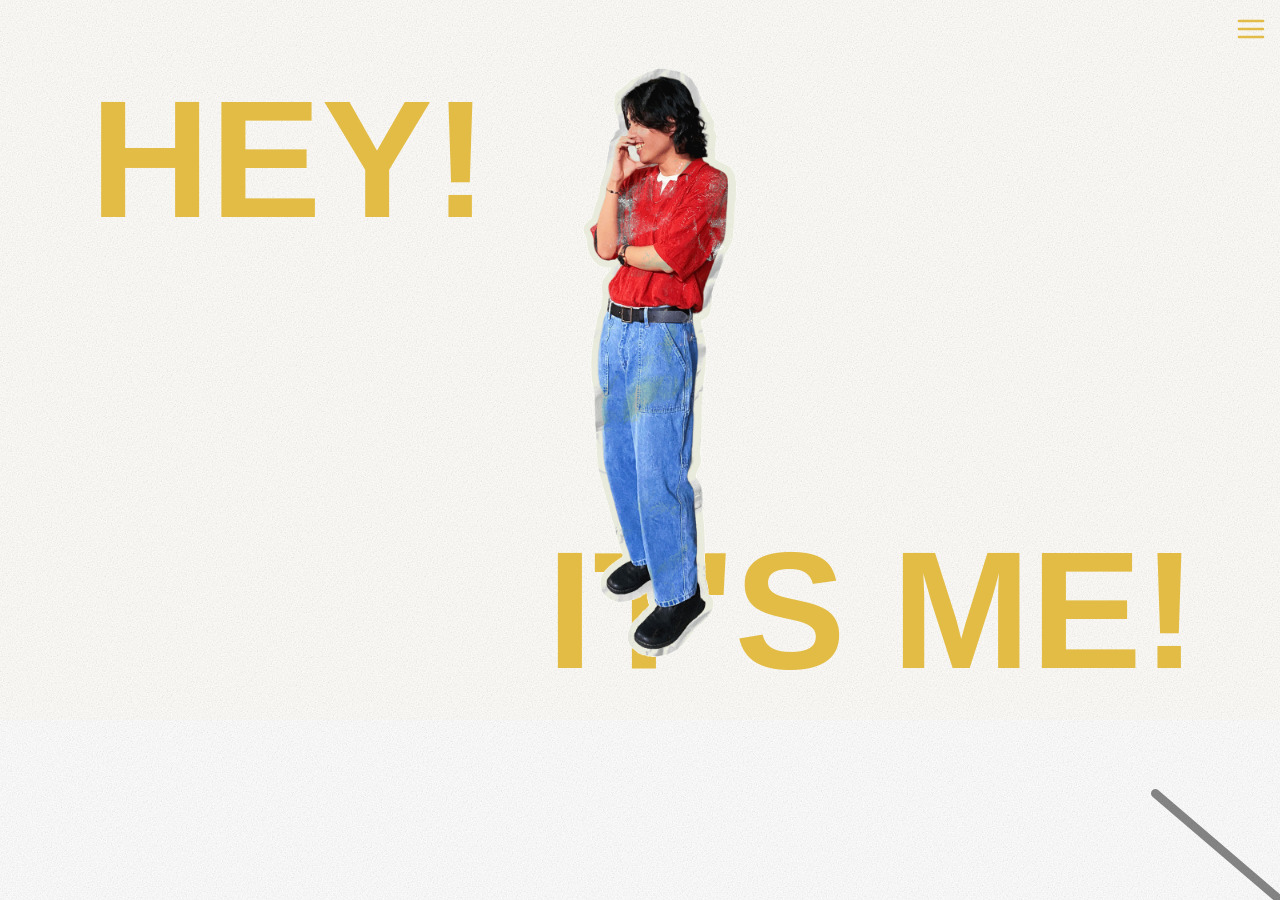
<file: index.html>
<!DOCTYPE html>
<html lang="ja">
<head>
    <meta charset="UTF-8">
    <meta name="viewport" content="width=device-width, initial-scale=1.0">
    <title>laichieh_lu & his works</title>
    <link rel="stylesheet" href="reset.css">
    <link rel="stylesheet" href="index.css">
    <script src="index.js" defer></script>
    <link rel="preconnect" href="https://fonts.googleapis.com">
    <link rel="preconnect" href="https://fonts.gstatic.com" crossorigin>
    <link href="https://fonts.googleapis.com/css2?family=Chiron+GoRound+TC:wght@200..900&display=swap" rel="stylesheet">
</head>
<body>
    <svg style="position:absolute; width:0; height:0;">
        <filter id="grain">
            <feTurbulence type="fractalNoise" baseFrequency="0.8" numOctaves="3" stitchTiles="stitch"/>
            <feColorMatrix type="saturate" values="0"/>
        </filter>
    </svg>
    <div class="canvas">
        <svg class="menu" xmlns="http://www.w3.org/2000/svg" width="48" height="48" viewBox="0 0 48 48" fill="none">
            <path d="M6 24H42M6 12H42M6 36H42" stroke-width="4" stroke-linecap="round" stroke-linejoin="round"/>
    </svg><!--menu button-->
    <nav class="side-bar">
            <ul class="side-bar-option">
                <li><a href="aboutme.html"><!--關於我的內容-->
                    <div class="side-item" style="flex-direction: column; justify-content: flex-start; align-items: flex-start; display: inline-flex">
                        <p style="font-size:30px; font-family:Helvetica; font-weight: 800; letter-spacing: 1.5px">ABOUT ME</p>
                        <p data-i18n="side-aboutme" style="font-size:16px; font-family:Helvetica; font-weight: 600; letter-spacing: 1.6px">LAIについて</p>
                        <img src='./other/me_banner 1.png'>
                    </div>
                </a></li>
                <li><a href="slime.html"><!--關於我的內容-->
                    <div class="side-item" style="flex-direction: column; justify-content: flex-start; align-items: flex-start; display: inline-flex">
                        <p style="font-size:30px; font-family:Helvetica; font-weight: 800; letter-spacing: 1.5px">SLIME OF FORTUNE</p>
                        <p data-i18n="side-slime" style="font-size:16px; font-family:Helvetica; font-weight: 600; letter-spacing: 1.6px">史萊運轉</p>
                        <img src='./other/slime_banner 1.png'>
                    </div>
                </a></li>
                <li><a href="ice.html"><!--關於我的內容-->
                    <div class="side-item" style="flex-direction: column; justify-content: flex-start; align-items: flex-start; display: inline-flex">
                        <p style="font-size:30px; font-family:Helvetica; font-weight: 800; letter-spacing: 1.5px">BREAK THE ICEBERG</p>
                        <p data-i18n="side-ice" style="font-size:16px; font-family:Helvetica; font-weight: 600; letter-spacing: 1.6px">破冰溝溝GO</p>
                        <img src='./other/icebreak_banner 1.png'>
                    </div>
                </a></li>
                <li><a href="eraser.html"><!--關於我的內容-->
                    <div class="side-item" style="flex-direction: column; justify-content: flex-start; align-items: flex-start; display: inline-flex">
                        <p style="font-size:28px; font-family:Helvetica; font-weight: 800; letter-spacing: 1.5px">ERASER IN THE HEAD</p>
                        <p data-i18n="side-eraser" style="font-size:16px; font-family:Helvetica; font-weight: 600; letter-spacing: 1.6px">脳内消しゴム</p>
                        <img src='./other/eraser_banner 1.png'>
                    </div>
                </a></li>
                <li><a href="toki.html"><!--關於我的內容-->
                    <div class="side-item" style="flex-direction: column; justify-content: flex-start; align-items: flex-start; display: inline-flex">
                        <p style="font-size:30px; font-family:Helvetica; font-weight: 800; letter-spacing: 1.5px">TOKI</p>
                        <p data-i18n="side-toki" style="font-size:16px; font-family:Helvetica; font-weight: 600; letter-spacing: 1.6px">トキ</p>
                        <img src='./other/toki_banner 1.png'>
                    </div>
                </a></li>
                <li><a href="seeyou.html"><!--關於我的內容-->
                    <div class="side-item" style="flex-direction: column; justify-content: flex-start; align-items: flex-start; display: inline-flex">
                        <p style="font-size:30px; font-family:Helvetica; font-weight: 800; letter-spacing: 1.5px">FINAL HOMECOMING</p>
                        <p data-i18n="side-seeyou" style="font-size:16px; font-family:Helvetica; font-weight: 600; letter-spacing: 1.6px">大新街LAST DANCE</p>
                        <img src='./other/lastdance_banner.png'>
                    </div>
                </a></li>
                <li><a href="web.html"><!--關於我的內容-->
                    <div class="side-item" style="flex-direction: column; justify-content: flex-start; align-items: flex-start; display: inline-flex">
                        <p style="font-size:30px; font-family:Helvetica; font-weight: 800; letter-spacing: 1.5px">WEB WORKS</p>
                        <p data-i18n="side-web" style="font-size:16px; font-family:Helvetica; font-weight: 600; letter-spacing: 1.6px">WEB作品</p>
                        <img src='./other/banner_web.png'>
                    </div>
                </a></li>
                <li><a href="graphic.html"><!--關於我的內容-->
                    <div class="side-item" style="flex-direction: column; justify-content: flex-start; align-items: flex-start; display: inline-flex">
                        <p style="font-size:30px; font-family:Helvetica; font-weight: 800; letter-spacing: 1.5px">GRAPHIC WORKS</p>
                        <p data-i18n="side-graphic" style="font-size:16px; font-family:Helvetica; font-weight: 600; letter-spacing: 1.6px">グラフィック作品</p>
                        <img src='./other/graphic_banner 1.png'>
                    </div>
                </a></li>
            </ul>
            <div class="language">
                <button class="lang-btn" data-lang="ja">日</button>
                <button class="lang-btn" data-lang="zh">中</button>
                <button class="lang-btn" data-lang="en">Eng</button>
            </div>
        </nav>
        <section class="scroll-animation">
            <div class="horizontal-track-front">
                <div class="text-card" style="top:144px; left:4601px; "><p>WOW!</p></div>
                <div class="text-card" style="top:203px; left:4685px; "><p data-i18n="index01">こうなってるんだ！</p></div>
                <img class="01" style="top:204px; left:2251px; " src="./scroll/scroll01.png">
                <img class="03" style="top:612px; left:3193px; " src="./scroll/scroll03.png">
                <img class="05" style="top:516px; left:3824px;" src="./scroll/scroll04.png">
                <img class="06" style="top:173px; left:4016px;" src="./scroll/scroll05.png">
                <img class="08" style="top:669px; left:4705px;" src="./scroll/scroll07.png">
                <img class="10" style="top:112px; left:5364px;" src="./scroll/scroll09.png">
                <img class="11" style="top:583px; left:5448px;" src="./scroll/scroll10.png">
                <img class="13" style="top:371px; left:6216px;" src="./scroll/scroll12.png">
            </div>
            <img style="position: absolute; top:50%; left: 50%; transform: translate(-50%,-50%) scale(0.6);z-index: 500;" src="./scroll/scroll-me.gif">
            <div class="horizontal-track-back">
                <p class="greeting" style="top:76px; left:135px">HEY!</p>
                <p class="greeting" style="top:753px; left:820px">IT'S ME!</p>
                <div class="text-card" style="top:664px; left:2214px"><p data-i18n="index02">これいいね！</p></div>
                <div class="text-card" style="top:700px; left:6189px; z-index: 499;"><p data-i18n="index03-1">もっと</p></div>
                <div class="text-card" style="top:759px; left:6253px; z-index: 499;"><p data-i18n="index03-2">上を目指したい！</p></div>
                <img class="02" style="top:529px; left:2740px"src="./scroll/scroll02.png">
                <img class="04" style="top:150px; left:3472px;" src="./scroll/scroll03-2.png">
                <img class="07" style="top:426px; left:4194px" src="./scroll/scroll06.png">
                <img class="09" style="top:328px; left:5065px" src="./scroll/scroll08.png">
                <img class="12" style="top:666px; left:6056px" src="./scroll/scroll11.png">
            </div>
            <div class="scroll-background">
                <svg class="s01" xmlns="http://www.w3.org/2000/svg" width="255" height="220" viewBox="0 0 255 220" fill="none">
                    <path d="M6.5 6.50012L248.5 213.5" stroke="#ADC8C3" stroke-width="13" stroke-linecap="round"/>
                </svg>
                <svg class="s02" xmlns="http://www.w3.org/2000/svg" width="268" height="231" viewBox="0 0 268 231" fill="none">
                    <path d="M6.5 6.50012L261.5 224.5" stroke="#B94342" stroke-width="13" stroke-linecap="round"/>
                </svg>
                <svg class="s03" xmlns="http://www.w3.org/2000/svg" width="346" height="298" viewBox="0 0 346 298" fill="none">
                    <path d="M6.5 6.50012L339.5 291.5" stroke="#888888" stroke-width="13" stroke-linecap="round"/>
                </svg>
                <svg class="s04" xmlns="http://www.w3.org/2000/svg" width="119" height="104" viewBox="0 0 119 104" fill="none">
                    <path d="M6.5 6.50012L112.5 97.5001" stroke="#E3BC45" stroke-width="13" stroke-linecap="round"/>
                </svg>
                <svg class="s05" xmlns="http://www.w3.org/2000/svg" width="346" height="298" viewBox="0 0 346 298" fill="none">
                    <path d="M6.5 6.50012L339.5 291.5" stroke="#C93AA1" stroke-width="13" stroke-linecap="round"/>
                </svg>
                <svg class="s06" xmlns="http://www.w3.org/2000/svg" width="346" height="298" viewBox="0 0 346 298" fill="none">
                    <path d="M6.5 6.50012L339.5 291.5" stroke="#586796" stroke-width="13" stroke-linecap="round"/>
                </svg>
                <svg class="s07" xmlns="http://www.w3.org/2000/svg" width="327" height="281" viewBox="0 0 327 281" fill="none">
                    <path d="M6.50012 6.50012L320.5 274.5" stroke="#E3BC45" stroke-width="13" stroke-linecap="round"/>
                </svg>
                <svg class="s08" xmlns="http://www.w3.org/2000/svg" width="327" height="281" viewBox="0 0 327 281" fill="none">
                    <path d="M6.50012 6.50012L320.5 274.5" stroke="#919A5C" stroke-width="13" stroke-linecap="round"/>
                </svg>
                <svg class="s09" xmlns="http://www.w3.org/2000/svg" width="255" height="220" viewBox="0 0 255 220" fill="none">
                    <path d="M6.50012 6.50012L248.5 213.5" stroke="#529D7F" stroke-width="13" stroke-linecap="round"/>
                </svg>
            </div>
        </section>
        <section class="scroll-finish">
            <div class="paint">
                <svg class="biggest-paint" xmlns="http://www.w3.org/2000/svg" width="1571" height="926" viewBox="0 0 1571 926" fill="none">
                    <path d="M1240.55 388.934C1091.79 397.603 1057.68 345.926 1057.35 285.47C1057.28 272.291 1052.22 259.248 1041.82 251.14C941.225 172.647 944.722 210.323 705.747 228.076C391.462 251.424 448.671 -87.9854 164.455 21.9969C-119.76 131.979 483.532 439.118 143.479 604.616C-196.574 770.114 142.844 973.407 388.322 915.132C633.8 856.856 745.351 817.133 1022.36 900.213C1174.44 945.823 972.631 515.578 1323.22 681.408C1420.19 727.276 1596.72 522.276 1566.89 467.575C1510.67 364.518 1447.86 376.854 1240.55 388.934Z" fill="#E3BC45"/>
                </svg><!--the biggest one--><!--changed-->
                <svg class="paint-01" xmlns="http://www.w3.org/2000/svg" width="579" height="359" viewBox="0 0 579 359" fill="none">
                    <path d="M387.979 16.7064C299.999 60.2964 236.531 66.9675 176.03 38.8671C150.67 27.088 118.856 19.939 99.3949 40.0175C47.7269 93.3236 161.032 157.977 57.2814 182.744C-62.7204 211.39 25.0659 525.039 144.158 356.139C263.25 187.239 262.296 257.774 434.506 177.35C606.715 96.9268 521.548 -49.4714 387.979 16.7064Z" fill="#E3BC45"/>
                </svg><!--the right bottom one-->
                 <svg class="paint-02" xmlns="http://www.w3.org/2000/svg" width="416" height="162" viewBox="0 0 416 162" fill="none">
                    <path d="M165.973 39.4248C139.747 -11.4342 83.1973 34.3774 47.9638 75.1762C37.7989 86.9467 25.9891 97.3954 16.155 109.444C-4.1899 134.369 -6.72766 164.622 16.6679 149.489C93.32 99.9089 115.825 208.689 173.922 135.137C246.553 43.1827 475.362 115.527 400.75 25.9974C326.138 -63.5321 203.853 112.886 165.973 39.4248Z" fill="#E3BC45"/>
                </svg>
                <svg class="paint-03" xmlns="http://www.w3.org/2000/svg" width="144" height="217" viewBox="0 0 144 217" fill="none">
                    <path d="M18.7063 107.771C-16.9884 131.893 5.12324 184.856 29.3609 214.323C33.2955 219.106 40.6328 215.921 41.1861 209.751C43.9107 179.375 58.0132 136.658 100.698 127.025C152.034 115.44 146.55 63.4305 137.391 38.8742C107.819 -11.2598 51.0025 -10.7728 68.2079 28.1155C92.5021 83.0262 70.3741 72.8552 18.7063 107.771Z" fill="#E3BC45"/>
                </svg><!--the one that frist counted from left top-->
                <svg class="paint-04" xmlns="http://www.w3.org/2000/svg" width="289" height="170" viewBox="0 0 289 170" fill="none">
                    <path d="M-117.646 42.2244C-49.3588 -72.4468 97.8628 73.0115 152.113 163.783C154.228 167.322 150.066 171.096 146.504 169.021C-17.1021 73.7115 -194.053 170.533 -117.646 42.2244Z" fill="#E3BC45"/>
                </svg><!--the left center one-->
            </div>
            <img class="me-happy" style="max-width: 75%; height: auto" src="./other/me-start.webp" />
            <div class="background-text">
                <span class="lu" style="width: 1138.94px; height: 320.70px; transform: rotate(-5deg); transform-origin: top left; color: white; font-size: 255px; font-family: Helvetica; font-style: italic; font-weight: 900; word-wrap: break-word">LU</span>
                <span class="lai" style="width: 1319.34px; height: 336.08px; transform: rotate(-5deg); transform-origin: top left; color: white; font-size: 255px; font-family: Helvetica; font-style: italic; font-weight: 900; word-wrap: break-word">LAI</span>
                <span class="chieh" style="width: 1319.34px; height: 336.08px; transform: rotate(-5deg); transform-origin: top left; color: white; font-size: 255px; font-family: Helvetica; font-style: italic; font-weight: 900; word-wrap: break-word">CHIEH</span>
            </div>
        </section>
        <section class="main-menu">
            <div class="menu-background">
                <svg class="line01" xmlns="http://www.w3.org/2000/svg" width="255" height="220" viewBox="0 0 255 220" fill="none">
                    <path d="M6.50012 6.5L248.5 213.5" stroke="#E3BC45" stroke-width="13" stroke-linecap="round"/>
                </svg>
                <svg class=line02 xmlns="http://www.w3.org/2000/svg" width="327" height="281" viewBox="0 0 327 281" fill="none">
                    <path d="M6.50012 6.5L320.5 274.5" stroke="#E3BC45" stroke-width="13" stroke-linecap="round"/>
                </svg>
                <svg class="line03" xmlns="http://www.w3.org/2000/svg" width="257" height="222" viewBox="0 0 257 222" fill="none">
                    <path d="M6.50012 6.5L250.5 215.5" stroke="#E3BC45" stroke-width="13" stroke-linecap="round"/>
                </svg>
                <svg class="line04" xmlns="http://www.w3.org/2000/svg" width="419" height="360" viewBox="0 0 419 360" fill="none">
                    <path d="M6.50012 6.5L412.5 353.5" stroke="#E3BC45" stroke-width="13" stroke-linecap="round"/>
                </svg>
                <svg class="line05" xmlns="http://www.w3.org/2000/svg" width="346" height="298" viewBox="0 0 346 298" fill="none">
                    <path d="M6.50012 6.5L339.5 291.5" stroke="#E3BC45" stroke-width="13" stroke-linecap="round"/>
                </svg>
                <svg class="line06" xmlns="http://www.w3.org/2000/svg" width="249" height="215" viewBox="0 0 249 215" fill="none">
                    <path d="M6.50012 6.5L242.5 208.5" stroke="#E3BC45" stroke-width="13" stroke-linecap="round"/>
                </svg>
                <svg class="line07" xmlns="http://www.w3.org/2000/svg" width="159" height="138" viewBox="0 0 159 138" fill="none">
                    <path d="M6.50012 6.5L152.5 131.5" stroke="#E3BC45" stroke-width="13" stroke-linecap="round"/>
                </svg>
                <svg class="line08" xmlns="http://www.w3.org/2000/svg" width="198" height="171" viewBox="0 0 198 171" fill="none">
                    <path d="M6.50012 6.5L191.5 164.5" stroke="#E3BC45" stroke-width="13" stroke-linecap="round"/>
                </svg>
                <svg class="line09" xmlns="http://www.w3.org/2000/svg" width="370" height="318" viewBox="0 0 370 318" fill="none">
                    <path d="M6.50012 6.5L363.5 311.5" stroke="#E3BC45" stroke-width="13" stroke-linecap="round"/>
                </svg>
                <svg class="line10" xmlns="http://www.w3.org/2000/svg" width="268" height="231" viewBox="0 0 268 231" fill="none">
                    <path d="M6.50012 6.5L261.5 224.5" stroke="#E3BC45" stroke-width="13" stroke-linecap="round"/>
                </svg>
                <svg class="line11" xmlns="http://www.w3.org/2000/svg" width="419" height="274" viewBox="0 0 419 274" fill="none">
                    <path d="M6.50012 6.5L412.5 353.5" stroke="#E3BC45" stroke-width="13" stroke-linecap="round"/>
                </svg>
                <svg class="line12" xmlns="http://www.w3.org/2000/svg" width="255" height="220" viewBox="0 0 255 220" fill="none">
                    <path d="M6.50012 6.5L248.5 213.5" stroke="#E3BC45" stroke-width="13" stroke-linecap="round"/>
                </svg>
            </div>
            <div class="menu-option">
                <a class="menu-toki" href="toki.html"><img src="./other/menu_toki.png" /></a>
                <div class="menu-toki-title" style="min-width: 102px; min-height: 38px; padding:11px 10px 3px 10px; background:#529D7F; justify-content: center; align-items: center; gap: 10px; display: inline-flex">
                    <p data-i18n="menu-toki01" style="color:#fff; font-size:32px; font-weight: 500; letter-spacing: 4.48px">トキ</p>
                </div>
                <div class="menu-toki-text" style="min-width: 273px; min-height: 48px; padding:11px 10px 3px 10px; background:#529D7F; justify-content: center; align-items: center; gap: 10px; display: inline-flex">
                    <p data-i18n="menu-toki02" style="color:#fff; font-size:16px; font-weight: 500; letter-spacing: 4.48px">千里の道も一歩から始まる、<br/>一歩ずつ積み重ねの糸</p>
                </div>
                <a class="menu-web" href="web.html"><img src="./other/menu_web.png" /></a>
                <div class="menu-web-title" style="min-width: 181px; min-height: 38px; padding:11px 10px 3px 10px; background:#C93AA1; justify-content: center; align-items: center; gap: 10px; display: inline-flex">
                    <p data-i18n="menu-web01" style="color:#fff; font-size:32px; font-weight: 500; letter-spacing: 4.48px; font-family: Helvetica, Arial, sans-serif">WEB作品</p>
                </div>
                <div class="menu-web-text" style="min-width: 221px; min-height: 48px; padding:11px 10px 3px 10px; background:#C93AA1; justify-content: center; align-items: center; gap: 10px; display: inline-flex">
                    <p data-i18n="menu-web02" style="color:#fff; font-size:16px; font-weight: 500; letter-spacing: 4.48px">もっと語りたくて、<br/>思いと力を込める糸</p>
                </div>
                <a class="menu-ice" href="ice.html"><img src="./other/menu_iceberg.png" /></a>
                 <div class="menu-ice-title" style="min-width: 235px; min-height: 38px; padding:11px 10px 3px 10px; background:#586796; justify-content: center; align-items: center; gap: 10px; display: inline-flex">
                    <p data-i18n="menu-ice01" style="color:#fff; font-size:32px; font-weight: 500; letter-spacing: 4.48px">破冰溝溝GO</p>
                </div>
                <div class="menu-ice-text" style="min-width: 235px; min-height: 48px; padding:11px 10px 3px 10px; background:#586796; justify-content: center; align-items: center; gap: 10px; display: inline-flex">
                    <p data-i18n="menu-ice02" style="color:#fff; font-size:16px; font-weight: 500; letter-spacing: 4.48px">過去も自分の糧になり、<br/>人のための糸</p>
                </div>
                <a class="menu-slime" href="slime.html"><img src="./other/menu_slime.png" /></a>
                <div class="menu-slime-title" style="min-width: 171px; min-height: 38px; padding:11px 10px 3px 10px; background:#B94342; justify-content: center; align-items: center; gap: 10px; display: inline-flex">
                    <p data-i18n="menu-slime01" style="color:#fff; font-size:32px; font-weight: 500; letter-spacing: 4.48px">史萊運轉</p>
                </div>
                <div class="menu-slime-text" style="min-width: 235px; min-height: 48px; padding:11px 10px 3px 10px; background:#B94342; justify-content: center; align-items: center; gap: 10px; display: inline-flex">
                    <p data-i18n="menu-slime02" style="color:#fff; font-size:16px; font-weight: 500; letter-spacing: 4.48px">自分の愛する物を守り、<br/>熱情が溢れる糸</p>
                </div>
                <a class="menu-eraser" href="eraser.html"><img src="./other/menu_eraser.png" /></a>
                <div class="menu-eraser-title" style="min-width: 235px; min-height: 38px; padding:11px 10px 3px 10px; background:#888888; justify-content: center; align-items: center; gap: 10px; display: inline-flex">
                    <p data-i18n="menu-eraser01" style="color:#fff; font-size:32px; font-weight: 500; letter-spacing: 4.48px">脳内消しゴム</p>
                </div>
                <div class="menu-eraser-text" style="min-width: 270px; min-height: 48px; padding:11px 10px 3px 10px; background:#888888; justify-content: center; align-items: center; gap: 10px; display: inline-flex">
                    <p data-i18n="menu-eraser02" style="color:#fff; font-size:16px; font-weight: 500; letter-spacing: 4.48px">不安と彷徨いを乗り越えて、<br/>自分を探す糸</p>
                </div>
                <a class="menu-illustration" href="graphic.html"><img src="./other/menu_illu.png" /></a>
                <div class="menu-illustration-title" style="min-width: 334px; min-height: 38px; padding:11px 10px 3px 10px; background:#ADC8C3; justify-content: center; align-items: center; gap: 10px; display: inline-flex">
                    <p data-i18n="menu-graphic01" style="color:#fff; font-size:32px; font-weight: 500; letter-spacing: 4.48px">グラフィック作品</p>
                </div>
                <div class="menu-illustration-text" style="min-width: 211px; min-height: 48px; padding:11px 10px 3px 10px; background:#ADC8C3; justify-content: center; align-items: center; gap: 10px; display: inline-flex">
                    <p data-i18n="menu-graphic02" style="color:#fff; font-size:16px; font-weight: 500; letter-spacing: 4.48px">自由に、自分らしく、<br/>思い切り振る舞う糸</p>
                </div>
                <a class="menu-graphic" href="seeyou.html"><img src="./other/menu_graphic.png" /></a>
                <div class="menu-graphic-title" style="min-width: 400px; min-height: 38px; padding:11px 10px 3px 10px; background:#919A5C; justify-content: center; align-items: center; gap: 10px; display: inline-flex">
                    <p data-i18n="menu-seeyou01" style="color:#fff; font-size:32px;  font-weight: 500; letter-spacing: 4.48px">大新街 <span style="font-family: Helvetica, Arial, sans-serif ;">LAST DANCE</span></p>
                </div>
                <div class="menu-graphic-text" style="min-width: 300/px; min-height: 48px; padding:11px 10px 3px 10px; background:#919A5C; justify-content: center; align-items: center; gap: 10px; display: inline-flex">
                    <p data-i18n="menu-seeyou02" style="color:#fff; font-size:16px;  font-weight: 500; letter-spacing: 4.48px">アージュドールに踊り、<br>祝福を捧ぐ糸</p>
                </div>
                <a href="aboutme.html"><div class="menu-aboutme-fake" style="width:157px; height:771px; background:#000;"></div></a>
                <div class="menu-aboutme-title" >
                    <span class="about" style="width: 811px; height: 232px; color: white; font-size: 200px; font-family: Helvetica; font-style: italic; font-weight: 900; word-wrap: break-word">ABOUT</span>
                    <span class="me" style="width: 368px; height: 232px; color: white; font-size: 200px; font-family: Helvetica; font-style: italic; font-weight: 900; word-wrap: break-word">ME</span>
                </div>
                <svg class="menu-aboutme-text" xmlns="http://www.w3.org/2000/svg" width="530" height="196" viewBox="0 0 530 196" fill="none">
                  <path d="M-0.00019791 15.8484L6.27312 -0.439864L10.21 1.07639L5.16804 14.1674L11.9442 16.7772L10.7128 19.9744L-0.00019791 15.8484ZM19.4889 23.7291L15.3796 21.8131L28.093 8.48222L33.1833 10.8556L31.145 29.1638L27.0357 27.2478L28.8377 13.6817L28.7141 13.6241L19.4889 23.7291ZM21.8433 17.2476L30.4328 21.2524L29.0787 24.1568L20.4891 20.1519L21.8433 17.2476ZM47.8904 18.1237L39.5587 33.4613L35.8516 31.4476L44.1833 16.1099L47.8904 18.1237ZM64.3666 26.029C64.0633 26.3468 63.6386 26.7478 63.0926 27.2319C62.56 27.7248 61.9012 28.2498 61.1162 28.8071C60.6485 29.113 60.1476 29.4259 59.6135 29.7457C59.0794 30.0655 58.5846 30.3251 58.1293 30.5244C58.2895 30.5718 58.4989 30.6609 58.7574 30.7917C59.0247 30.9092 59.29 31.0444 59.5532 31.1974C59.8297 31.3591 60.0618 31.5013 60.2492 31.6239C61.1197 32.1931 61.6764 32.9204 61.9195 33.8058C62.1625 34.6912 61.9557 35.636 61.2989 36.6404C61.115 36.9216 60.8961 37.2564 60.6422 37.6447C60.4104 38.0284 60.1655 38.4322 59.9074 38.8561C59.6493 39.28 59.3956 39.6971 59.1463 40.1076C58.897 40.5181 58.6673 40.8841 58.4571 41.2054L55.5647 39.314C55.7315 39.1173 55.9136 38.8827 56.1109 38.6102C56.3082 38.3377 56.5119 38.0408 56.7221 37.7194C56.9456 37.4068 57.1581 37.0965 57.3595 36.7885C57.5743 36.4893 57.7736 36.199 57.9575 35.9178C58.3954 35.2483 58.5213 34.6902 58.3354 34.2436C58.1716 33.7924 57.909 33.4486 57.5474 33.2122C57.0386 32.8795 56.411 32.6698 55.6647 32.5832C54.9405 32.492 54.2905 32.5067 53.7146 32.6272C53.2186 32.7425 52.694 32.887 52.1409 33.0605C51.6098 33.2294 51.017 33.4344 50.3623 33.6754L49.0453 30.0326C50.3216 29.8349 51.5065 29.5869 52.6 29.2888C53.7068 28.9994 54.7398 28.6329 55.6989 28.1895C56.6667 27.7327 57.5761 27.1899 58.427 26.561C58.9647 26.148 59.4821 25.693 59.9792 25.196C60.4984 24.6943 60.9465 24.1844 61.3235 23.6663L64.3666 26.029ZM55.309 22.5148C55.7653 22.9279 56.3218 23.3779 56.9785 23.8646C57.6352 24.3514 58.2313 24.7699 58.767 25.1202C59.6374 25.6894 60.6147 26.2998 61.6989 26.9514C62.7964 27.6117 63.9249 28.2541 65.0842 28.8784C66.257 29.5114 67.3958 30.0649 68.5005 30.5388L66.6415 33.3378C65.8705 32.9675 65.0369 32.5466 64.1407 32.0753C63.2533 31.5906 62.3569 31.0904 61.4514 30.5748C60.5548 30.0458 59.7026 29.5363 58.895 29.0465C58.1096 28.552 57.4223 28.1121 56.8331 27.7268C56.5652 27.5517 56.2305 27.3327 55.8287 27.07C55.4358 26.794 55.0338 26.5024 54.6228 26.1954C54.2118 25.8884 53.8275 25.5989 53.4701 25.327L55.309 22.5148ZM67.4934 39.3146C67.222 39.2327 66.8795 39.1425 66.4659 39.0441C66.0611 38.9324 65.6518 38.8273 65.2383 38.7289C64.8247 38.6305 64.4556 38.5516 64.1312 38.4924C63.3575 38.3306 62.4284 38.1436 61.3437 37.9314C60.2724 37.7279 59.1215 37.5583 57.891 37.4228C57.1226 37.3409 56.4656 37.3223 55.9201 37.3671C55.3835 37.3985 54.9361 37.4979 54.5781 37.6652C54.2289 37.8192 53.9492 38.0569 53.7391 38.3783C53.599 38.5926 53.5209 38.7996 53.505 38.9995C53.5024 39.2081 53.5642 39.4205 53.6903 39.6368C53.8299 39.8619 54.0429 40.1063 54.3292 40.3701C54.6244 40.6204 55.0063 40.8988 55.4749 41.2053C56.3721 41.792 57.3847 42.3777 58.5127 42.9623C59.6494 43.5336 60.7209 44.0144 61.7273 44.4049L59.5778 47.4727C59.1411 47.2636 58.5704 46.9669 57.8658 46.5826C57.1659 46.2205 56.4389 45.812 55.6849 45.3572C54.9221 44.9157 54.2059 44.4761 53.5364 44.0383C52.4383 43.3202 51.5352 42.5672 50.827 41.7791C50.1235 41.0132 49.6904 40.2138 49.5277 39.3809C49.3871 38.5434 49.6058 37.6828 50.1837 36.799C50.6741 36.0491 51.2793 35.489 51.9994 35.1187C52.7416 34.7437 53.5405 34.5015 54.396 34.3918C55.2603 34.2687 56.1364 34.2299 57.0243 34.2753C57.921 34.3072 58.767 34.3729 59.5623 34.4724C60.3884 34.5538 61.0948 34.643 61.6815 34.7398C62.2769 34.8233 62.8213 34.9116 63.3147 35.0049C63.8169 35.0848 64.3124 35.1602 64.8011 35.2313C65.3656 35.3328 65.9168 35.4256 66.4545 35.5096C67.0143 35.5889 67.5786 35.6616 68.1472 35.7275L67.4934 39.3146ZM92.8576 54.1428C92.5679 54.2277 92.2403 54.3431 91.8748 54.4891C91.5319 54.6338 91.1904 54.8011 90.8501 54.9909C90.2587 55.3427 89.533 55.7251 88.6731 56.1379C87.8132 56.5507 86.861 56.9349 85.8165 57.2905C84.7719 57.6461 83.6716 57.92 82.5155 58.1121C80.6964 58.3996 78.8354 58.4571 76.9328 58.2848C75.0408 58.1006 72.9436 57.6053 70.6413 56.799L70.1014 52.2066C71.7433 52.9608 73.214 53.4983 74.5133 53.8191C75.8246 54.1506 77.0257 54.3412 78.1165 54.3909C79.218 54.4286 80.2751 54.3839 81.2876 54.2569C82.0424 54.1788 82.8257 54.0085 83.6377 53.7458C84.4616 53.4937 85.2265 53.1998 85.9322 52.8639C86.6605 52.5268 87.2307 52.1988 87.6427 51.8801L81.9409 46.807L85.0947 45.212C85.2621 45.3609 85.5131 45.5843 85.8478 45.8821C86.1825 46.1799 86.5531 46.5096 86.9595 46.8712C87.3779 47.2434 87.7843 47.605 88.1787 47.956C88.5852 48.3176 88.9378 48.6314 89.2366 48.8972C89.5474 49.1738 89.7626 49.3652 89.8821 49.4716C90.181 49.7375 90.5077 49.996 90.8623 50.2473C91.2396 50.4973 91.5737 50.6875 91.8646 50.8178L92.8576 54.1428ZM89.6864 46.1171C89.1163 46.2524 88.5309 46.4168 87.9302 46.6105C87.3296 46.8043 86.8791 46.9495 86.5787 47.0464C85.4784 47.4166 84.2604 47.7143 82.925 47.9395C81.6121 48.1635 80.26 48.299 78.8688 48.3462C77.4883 48.3814 76.1476 48.3236 74.8468 48.1729L74.0196 44.1923C75.2446 44.4041 76.3793 44.5249 77.4236 44.5547C78.468 44.5844 79.4234 44.5456 80.2898 44.4384C81.1561 44.3312 81.9415 44.1947 82.6458 44.029C83.3727 43.8619 84.0205 43.6994 84.5893 43.5416C84.98 43.4395 85.4458 43.265 85.9867 43.0181C86.5502 42.7699 87.034 42.515 87.438 42.2534L89.6864 46.1171ZM106.018 70.0504C105.89 70.3064 105.687 70.6489 105.409 71.0778C105.14 71.5194 104.851 71.9867 104.541 72.4796C104.243 72.9629 103.95 73.4126 103.663 73.8287C103.384 74.2576 103.159 74.5968 102.986 74.8465L99.9375 72.7834C100.133 72.5369 100.368 72.2104 100.643 71.804C100.918 71.3975 101.203 70.9638 101.497 70.5029C101.804 70.0324 102.092 69.5763 102.36 69.1347C102.642 68.6834 102.869 68.2929 103.042 67.9633L106.018 70.0504ZM109.818 78.3917C109.35 78.5422 108.955 78.6687 108.632 78.7712C108.318 78.8865 108.023 78.9986 107.744 79.1075C106.64 79.5558 105.456 79.9241 104.192 80.2125C102.951 80.5041 101.674 80.6421 100.362 80.6265C98.5254 80.6046 96.7653 80.3251 95.082 79.788C93.3954 79.2733 91.896 78.6082 90.5838 77.7925L91.2497 73.4819C91.9379 74.0257 92.7652 74.5551 93.7318 75.07C94.6983 75.5849 95.7288 76.0118 96.8233 76.3507C97.9274 76.7024 99.0091 76.8909 100.068 76.9161C100.923 76.9351 101.833 76.842 102.799 76.6369C103.766 76.4318 104.729 76.1292 105.689 75.7289C106.671 75.3318 107.578 74.8611 108.41 74.3169L109.818 78.3917ZM101.64 66.3749C101.476 66.7173 101.265 67.1158 101.006 67.5703C100.747 68.0247 100.469 68.4936 100.172 68.9769C99.8741 69.4602 99.5846 69.9275 99.3032 70.3788C99.0345 70.8204 98.793 71.1917 98.5787 71.4926L95.3909 69.4439C95.5892 69.1751 95.8355 68.8102 96.1298 68.3493C96.4336 67.9012 96.7423 67.4195 97.0558 66.9042C97.3788 66.4017 97.6699 65.9232 97.9289 65.4688C98.2008 65.0047 98.4039 64.6222 98.5382 64.3214L101.64 66.3749ZM128.173 101.867C127.84 101.983 127.467 102.106 127.055 102.237C126.662 102.377 126.221 102.545 125.731 102.742C125.301 102.914 124.781 103.123 124.172 103.367C123.578 103.605 122.984 103.843 122.389 104.081C121.795 104.319 121.29 104.521 120.875 104.688C119.761 105.134 118.746 105.463 117.831 105.674C116.922 105.901 116.086 106.029 115.322 106.059C114.559 106.089 113.849 106.038 113.192 105.904C112.541 105.786 111.907 105.601 111.289 105.348C110.572 105.067 109.868 104.685 109.175 104.204C108.504 103.732 107.888 103.229 107.33 102.695C106.771 102.16 106.292 101.654 105.894 101.176L107.745 97.1502C108.462 98.2075 109.211 99.088 109.993 99.7917C110.796 100.504 111.672 101.058 112.623 101.453C113.173 101.663 113.696 101.807 114.192 101.884C114.703 101.955 115.22 101.955 115.743 101.883C116.287 101.82 116.865 101.692 117.477 101.499C118.109 101.314 118.812 101.067 119.584 100.758C120.015 100.585 120.52 100.383 121.099 100.151C121.678 99.9186 122.25 99.6895 122.815 99.4634C123.379 99.2373 123.839 99.0528 124.196 98.91C124.686 98.7136 125.118 98.5232 125.492 98.3387C125.882 98.1484 126.231 97.9654 126.539 97.79L128.173 101.867ZM123.84 91.6324C123.551 91.7306 123.275 91.8154 123.011 91.8869C122.767 91.9673 122.445 92.0878 122.044 92.2485C121.851 92.3258 121.561 92.4419 121.175 92.5966C120.804 92.7454 120.373 92.9179 119.883 93.1143C119.393 93.3107 118.88 93.516 118.346 93.7302C117.826 93.9385 117.313 94.1438 116.809 94.3461C116.304 94.5485 115.843 94.733 115.427 94.8996C115.026 95.0603 114.707 95.1882 114.469 95.2834C114.187 95.3965 113.848 95.5408 113.453 95.7163C113.064 95.9067 112.724 96.0688 112.433 96.2027L110.862 92.2817C111.091 92.2073 111.419 92.1016 111.847 91.9647C112.275 91.8278 112.659 91.6909 113.001 91.554C113.239 91.4588 113.558 91.3309 113.959 91.1702C114.375 91.0036 114.835 90.8191 115.34 90.6168C115.845 90.4144 116.357 90.2091 116.877 90.0008C117.412 89.7866 117.917 89.5843 118.392 89.3938C118.882 89.1975 119.313 89.0249 119.684 88.8761C120.071 88.7214 120.36 88.6054 120.553 88.528C120.761 88.4447 121.033 88.3272 121.369 88.1754C121.704 88.0237 122.007 87.8765 122.277 87.7337L123.84 91.6324ZM133.497 133.391C133.209 133.301 132.872 133.217 132.487 133.136C132.121 133.068 131.744 133.018 131.355 132.989C130.668 132.955 129.852 132.873 128.907 132.742C127.962 132.611 126.956 132.406 125.889 132.125C124.822 131.844 123.753 131.465 122.684 130.986C121.008 130.221 119.425 129.241 117.935 128.047C116.459 126.848 114.985 125.276 113.511 123.333L115.598 119.206C116.55 120.742 117.479 122.002 118.385 122.987C119.294 123.988 120.19 124.811 121.072 125.455C121.97 126.094 122.875 126.641 123.79 127.095C124.462 127.446 125.209 127.737 126.031 127.967C126.857 128.212 127.657 128.389 128.431 128.499C129.224 128.62 129.881 128.662 130.4 128.624L128.45 121.245L131.96 121.658C132.017 121.875 132.103 122.199 132.217 122.633C132.332 123.066 132.458 123.545 132.597 124.071C132.741 124.612 132.88 125.138 133.015 125.649C133.154 126.175 133.274 126.631 133.376 127.018C133.483 127.42 133.556 127.698 133.597 127.853C133.699 128.24 133.829 128.636 133.986 129.041C134.162 129.458 134.336 129.801 134.506 130.071L133.497 133.391ZM135.287 124.949C134.737 124.747 134.158 124.56 133.551 124.39C132.943 124.22 132.487 124.092 132.183 124.007C131.062 123.708 129.882 123.283 128.644 122.733C127.426 122.194 126.224 121.561 125.038 120.831C123.868 120.098 122.783 119.309 121.782 118.465L123.291 114.69C124.195 115.543 125.074 116.271 125.928 116.872C126.782 117.474 127.6 117.97 128.382 118.359C129.163 118.748 129.893 119.068 130.572 119.319C131.27 119.581 131.9 119.804 132.461 119.986C132.843 120.117 133.328 120.229 133.915 120.322C134.522 120.426 135.066 120.481 135.547 120.486L135.287 124.949ZM141.146 136.926C140.668 137.229 140.153 137.575 139.6 137.963C139.048 138.35 138.56 138.704 138.138 139.022C137.643 139.403 137.038 139.878 136.324 140.446C135.622 141.004 134.884 141.592 134.109 142.212C133.346 142.822 132.606 143.422 131.89 144.013C131.186 144.593 130.585 145.096 130.086 145.522C129.502 146.021 129.123 146.513 128.949 146.999C128.797 147.486 128.794 147.963 128.939 148.428C129.096 148.883 129.351 149.317 129.705 149.731C130.307 150.436 130.961 151.004 131.665 151.434C132.369 151.864 133.098 152.188 133.852 152.406C134.619 152.614 135.404 152.732 136.208 152.761C137.011 152.79 137.809 152.751 138.6 152.643L137.851 156.755C137.175 156.849 136.379 156.866 135.464 156.805C134.572 156.747 133.616 156.564 132.597 156.257C131.587 155.962 130.574 155.491 129.558 154.843C128.53 154.206 127.564 153.359 126.66 152.3C125.756 151.242 125.135 150.183 124.799 149.124C124.462 148.065 124.452 147.032 124.77 146.024C125.11 145.018 125.809 144.063 126.868 143.158C127.33 142.764 127.876 142.307 128.507 141.789C129.15 141.261 129.817 140.712 130.509 140.142C131.223 139.574 131.914 139.016 132.581 138.467C133.249 137.917 133.843 137.431 134.364 137.006C134.898 136.572 135.298 136.24 135.566 136.011C136.065 135.585 136.531 135.145 136.964 134.691C137.419 134.239 137.812 133.788 138.142 133.337L141.146 136.926ZM145.689 147.521C146.136 147.698 146.575 147.871 147.007 148.042C147.46 148.204 147.792 148.322 148.004 148.397C148.537 148.576 149.146 148.78 149.832 149.009C150.532 149.244 151.291 149.505 152.109 149.791C152.948 150.068 153.838 150.369 154.779 150.691C155.721 151.014 156.717 151.351 157.768 151.704C158.527 151.964 159.305 152.242 160.101 152.536C160.919 152.822 161.697 153.099 162.435 153.368C163.173 153.637 163.809 153.879 164.344 154.094L162.872 157.537C162.49 157.371 162.04 157.183 161.52 156.975C161.015 156.772 160.499 156.574 159.973 156.38C159.461 156.192 158.981 156.053 158.532 155.962C157.887 155.839 157.214 155.842 156.512 155.973C155.824 156.11 155.16 156.353 154.519 156.703C153.885 157.037 153.313 157.469 152.804 157.998C152.301 158.512 151.906 159.099 151.618 159.759C151.338 160.405 151.199 161.025 151.202 161.619C151.219 162.22 151.354 162.793 151.605 163.339C151.877 163.876 152.245 164.394 152.709 164.892C153.179 165.376 153.722 165.831 154.34 166.257C154.972 166.689 155.66 167.093 156.404 167.469L153.54 170.62C152.589 170.119 151.716 169.538 150.922 168.878C150.135 168.24 149.453 167.541 148.876 166.784C148.304 166.012 147.863 165.201 147.553 164.35C147.264 163.491 147.123 162.61 147.133 161.707C147.163 160.795 147.382 159.87 147.791 158.931C148.232 157.919 148.78 157.058 149.438 156.35C150.11 155.647 150.793 155.081 151.486 154.65C152.201 154.211 152.833 153.901 153.382 153.721C152.982 153.599 152.512 153.456 151.973 153.291C151.434 153.126 150.847 152.95 150.214 152.761C149.581 152.573 148.929 152.386 148.26 152.199C147.606 152.019 146.945 151.853 146.278 151.703C145.631 151.544 145.019 151.408 144.439 151.295L145.689 147.521ZM163.82 173.434L167.005 156.273L171.153 157.043L168.593 170.836L175.733 172.161L175.107 175.529L163.82 173.434ZM184.562 176.721L180.04 176.383L187.216 159.417L192.817 159.836L197.387 177.682L192.865 177.343L189.752 164.017L189.616 164.006L184.562 176.721ZM184.471 169.826L193.922 170.534L193.683 173.729L184.232 173.022L184.471 169.826ZM207.064 160.597L206.824 178.05L202.606 177.992L202.845 160.539L207.064 160.597ZM221.657 160.71C222.444 160.784 223.309 160.831 224.254 160.853C225.199 160.858 226.151 160.839 227.11 160.796C228.085 160.753 229.012 160.695 229.89 160.622C230.784 160.549 231.567 160.471 232.237 160.388L232.342 164.131C231.56 164.217 230.722 164.296 229.827 164.369C228.933 164.427 228.022 164.468 227.094 164.494C226.166 164.52 225.246 164.53 224.334 164.524C223.437 164.501 222.587 164.469 221.786 164.427L221.657 160.71ZM224.424 171.148C224.355 171.534 224.3 171.872 224.26 172.161C224.236 172.45 224.229 172.754 224.238 173.074C224.245 173.33 224.316 173.552 224.449 173.74C224.582 173.929 224.77 174.075 225.013 174.181C225.273 174.285 225.587 174.365 225.957 174.418C226.326 174.456 226.758 174.468 227.254 174.454C228.326 174.424 229.324 174.347 230.249 174.225C231.189 174.087 232.2 173.89 233.281 173.636L233.464 177.568C232.684 177.734 231.792 177.871 230.787 177.98C229.797 178.088 228.591 178.162 227.167 178.202C225.072 178.261 223.486 177.937 222.41 177.231C221.35 176.525 220.802 175.532 220.766 174.252C220.751 173.74 220.769 173.22 220.818 172.69C220.883 172.16 220.979 171.581 221.105 170.953L224.424 171.148ZM218.425 159.336C218.366 159.514 218.294 159.772 218.207 160.11C218.121 160.449 218.042 160.779 217.971 161.101C217.9 161.424 217.85 161.657 217.823 161.802C217.782 162.059 217.721 162.445 217.639 162.959C217.557 163.474 217.47 164.069 217.377 164.744C217.3 165.402 217.223 166.084 217.147 166.791C217.07 167.481 217.009 168.147 216.963 168.789C216.916 169.414 216.899 169.951 216.912 170.399C216.913 170.431 216.915 170.519 216.919 170.663C216.923 170.807 216.934 170.902 216.951 170.95C217.057 170.723 217.155 170.512 217.246 170.317C217.352 170.122 217.451 169.928 217.541 169.733C217.648 169.522 217.745 169.303 217.835 169.076L219.626 170.419C219.406 171.145 219.187 171.903 218.969 172.694C218.767 173.484 218.588 174.225 218.432 174.918C218.275 175.611 218.155 176.182 218.072 176.633C218.045 176.81 218.018 177.018 217.993 177.259C217.968 177.5 217.957 177.676 217.96 177.788C217.964 177.916 217.968 178.076 217.974 178.268C217.979 178.476 217.993 178.676 218.014 178.867L214.662 179.178C214.399 178.385 214.145 177.287 213.897 175.886C213.665 174.468 213.526 172.943 213.48 171.312C213.455 170.4 213.461 169.48 213.499 168.55C213.552 167.62 213.615 166.73 213.688 165.88C213.775 165.013 213.857 164.234 213.934 163.544C214.027 162.853 214.099 162.283 214.15 161.833C214.188 161.464 214.231 161.031 214.281 160.533C214.332 160.035 214.358 159.562 214.362 159.114L218.425 159.336ZM238.995 163.794C239.437 163.685 239.957 163.538 240.554 163.354C241.15 163.155 241.66 162.985 242.084 162.844C242.506 162.688 243.101 162.464 243.867 162.173C244.633 161.866 245.486 161.553 246.427 161.234C247.384 160.915 248.359 160.634 249.354 160.392C250.348 160.15 251.284 160 252.162 159.942C253.679 159.841 255.062 160.031 256.313 160.509C257.563 160.988 258.583 161.746 259.373 162.784C260.162 163.807 260.609 165.1 260.712 166.664C260.782 167.718 260.655 168.721 260.333 169.672C260.011 170.623 259.493 171.507 258.777 172.324C258.077 173.14 257.187 173.873 256.108 174.521C255.028 175.17 253.766 175.718 252.32 176.166C250.875 176.615 249.252 176.938 247.454 177.137L245.498 173.394C247.157 173.252 248.672 173.008 250.044 172.661C251.416 172.314 252.598 171.875 253.589 171.344C254.579 170.798 255.33 170.155 255.843 169.415C256.37 168.659 256.602 167.81 256.54 166.868C256.494 166.165 256.301 165.553 255.962 165.03C255.622 164.491 255.138 164.082 254.51 163.803C253.882 163.524 253.121 163.414 252.227 163.473C251.572 163.516 250.843 163.645 250.04 163.858C249.252 164.07 248.436 164.341 247.592 164.669C246.763 164.98 245.935 165.324 245.11 165.699C244.3 166.057 243.53 166.421 242.801 166.79C242.087 167.141 241.451 167.464 240.893 167.757L238.995 163.794ZM271.478 157.687C271.441 158.027 271.415 158.406 271.4 158.825C271.385 159.243 271.377 159.645 271.376 160.031C271.374 160.416 271.383 160.728 271.402 160.967C271.444 161.494 271.486 162.02 271.527 162.546C271.585 163.071 271.643 163.597 271.701 164.122C271.757 164.631 271.831 165.155 271.922 165.693C272.1 166.722 272.301 167.637 272.525 168.438C272.748 169.223 273.014 169.836 273.322 170.277C273.644 170.7 274.037 170.894 274.499 170.857C274.771 170.836 275.013 170.656 275.227 170.318C275.441 169.98 275.624 169.556 275.776 169.046C275.944 168.535 276.079 168.011 276.181 167.473C276.282 166.935 276.365 166.463 276.429 166.057L279.633 169.414C279.186 170.862 278.726 172.03 278.25 172.918C277.774 173.791 277.255 174.434 276.694 174.848C276.134 175.261 275.502 175.496 274.8 175.552C273.859 175.627 272.959 175.409 272.1 174.9C271.256 174.373 270.495 173.479 269.816 172.216C269.153 170.937 268.623 169.222 268.228 167.07C268.087 166.311 267.96 165.526 267.848 164.717C267.751 163.906 267.666 163.134 267.592 162.402C267.533 161.668 267.485 161.054 267.445 160.56C267.416 160.193 267.367 159.779 267.298 159.319C267.229 158.843 267.137 158.401 267.025 157.993L271.478 157.687ZM283.214 157.212C283.719 157.717 284.22 158.36 284.715 159.139C285.21 159.918 285.671 160.764 286.096 161.677C286.538 162.589 286.933 163.521 287.282 164.472C287.629 165.408 287.918 166.316 288.148 167.196C288.395 168.075 288.569 168.856 288.671 169.538L284.937 171.327C284.785 170.425 284.559 169.399 284.26 168.251C283.976 167.102 283.61 165.936 283.163 164.751C282.73 163.55 282.215 162.419 281.617 161.359C281.035 160.298 280.363 159.412 279.6 158.703L283.214 157.212ZM292.938 156.538C293.415 156.485 293.884 156.433 294.346 156.381C294.822 156.312 295.171 156.261 295.393 156.228C295.948 156.136 296.581 156.031 297.294 155.912C298.023 155.791 298.816 155.665 299.672 155.535C300.544 155.387 301.471 155.235 302.453 155.079C303.436 154.922 304.474 154.754 305.568 154.573C306.36 154.447 307.178 154.327 308.019 154.214C308.876 154.084 309.693 153.964 310.471 153.856C311.249 153.747 311.924 153.663 312.497 153.602L312.811 157.333C312.396 157.365 311.91 157.411 311.353 157.47C310.812 157.528 310.263 157.595 309.707 157.67C309.167 157.744 308.678 157.846 308.239 157.976C307.612 158.169 307.018 158.488 306.459 158.933C305.916 159.376 305.443 159.902 305.041 160.511C304.637 161.104 304.335 161.753 304.133 162.459C303.929 163.149 303.855 163.853 303.911 164.57C303.965 165.272 304.133 165.885 304.415 166.409C304.712 166.932 305.099 167.375 305.577 167.739C306.069 168.086 306.637 168.371 307.28 168.594C307.922 168.801 308.615 168.948 309.36 169.035C310.121 169.12 310.918 169.155 311.751 169.138L310.699 173.264C309.624 173.267 308.581 173.163 307.569 172.953C306.575 172.757 305.646 172.46 304.78 172.062C303.914 171.647 303.144 171.137 302.471 170.531C301.813 169.908 301.276 169.196 300.861 168.393C300.461 167.574 300.221 166.654 300.142 165.633C300.057 164.532 300.138 163.515 300.387 162.581C300.651 161.646 300.989 160.825 301.4 160.119C301.825 159.396 302.238 158.826 302.639 158.41C302.228 158.49 301.746 158.584 301.193 158.691C300.639 158.798 300.039 158.917 299.391 159.047C298.743 159.178 298.08 159.317 297.401 159.466C296.739 159.614 296.077 159.777 295.417 159.957C294.772 160.119 294.167 160.286 293.603 160.458L292.938 156.538ZM330.28 151.211C330.228 151.647 330.128 152.223 329.982 152.938C329.851 153.651 329.638 154.467 329.344 155.383C329.153 155.908 328.94 156.459 328.704 157.035C328.468 157.612 328.228 158.116 327.983 158.548C328.139 158.49 328.36 158.436 328.646 158.386C328.93 158.32 329.223 158.269 329.526 158.233C329.844 158.197 330.115 158.172 330.339 158.158C331.377 158.091 332.258 158.34 332.983 158.903C333.709 159.466 334.11 160.346 334.186 161.544C334.207 161.879 334.233 162.278 334.262 162.741C334.307 163.187 334.353 163.657 334.4 164.151C334.448 164.645 334.495 165.131 334.541 165.609C334.588 166.087 334.624 166.518 334.648 166.901L331.199 167.121C331.215 166.863 331.22 166.567 331.214 166.23C331.209 165.894 331.194 165.534 331.169 165.151C331.161 164.767 331.145 164.391 331.122 164.024C331.114 163.655 331.1 163.304 331.078 162.968C331.027 162.17 330.794 161.648 330.377 161.402C329.976 161.139 329.559 161.021 329.128 161.048C328.521 161.087 327.893 161.296 327.244 161.674C326.61 162.035 326.098 162.436 325.71 162.878C325.382 163.267 325.049 163.698 324.71 164.168C324.386 164.622 324.034 165.141 323.655 165.726L320.417 163.6C321.32 162.677 322.12 161.768 322.816 160.874C323.529 159.979 324.136 159.066 324.638 158.136C325.139 157.191 325.541 156.211 325.845 155.198C326.028 154.545 326.169 153.87 326.269 153.174C326.384 152.462 326.437 151.785 326.428 151.144L330.28 151.211ZM320.924 153.828C321.537 153.885 322.252 153.912 323.069 153.908C323.887 153.904 324.615 153.881 325.254 153.84C326.291 153.774 327.44 153.677 328.698 153.549C329.972 153.419 331.261 153.257 332.563 153.062C333.881 152.865 335.124 152.626 336.293 152.343L336.483 155.697C335.643 155.863 334.724 156.026 333.724 156.186C332.723 156.33 331.706 156.467 330.672 156.597C329.637 156.711 328.65 156.814 327.71 156.906C326.785 156.981 325.971 157.041 325.268 157.086C324.949 157.107 324.55 157.132 324.071 157.163C323.591 157.177 323.094 157.185 322.581 157.185C322.068 157.186 321.587 157.185 321.138 157.181L320.924 153.828ZM340.747 159.971C340.481 160.068 340.153 160.201 339.763 160.37C339.372 160.523 338.981 160.685 338.591 160.854C338.201 161.023 337.858 161.181 337.563 161.328C336.847 161.662 335.991 162.07 334.996 162.55C334.016 163.029 332.993 163.584 331.927 164.213C331.263 164.608 330.726 164.987 330.316 165.35C329.906 165.696 329.607 166.044 329.421 166.393C329.234 166.725 329.152 167.083 329.177 167.466C329.193 167.722 329.255 167.934 329.362 168.104C329.485 168.272 329.662 168.405 329.892 168.503C330.139 168.599 330.456 168.667 330.843 168.707C331.229 168.73 331.702 168.724 332.261 168.689C333.331 168.62 334.492 168.482 335.746 168.274C336.998 168.05 338.144 167.792 339.183 167.501L339.302 171.246C338.827 171.34 338.192 171.445 337.398 171.559C336.621 171.689 335.794 171.798 334.918 171.886C334.043 171.99 333.206 172.067 332.408 172.118C331.098 172.202 329.924 172.14 328.885 171.934C327.862 171.743 327.037 171.363 326.407 170.793C325.792 170.207 325.452 169.387 325.384 168.334C325.327 167.439 325.476 166.628 325.83 165.9C326.2 165.155 326.694 164.482 327.313 163.882C327.931 163.265 328.609 162.709 329.347 162.213C330.084 161.701 330.8 161.246 331.496 160.849C332.206 160.419 332.825 160.067 333.353 159.793C333.879 159.503 334.368 159.247 334.819 159.026C335.269 158.789 335.711 158.552 336.145 158.316C336.657 158.059 337.154 157.803 337.635 157.548C338.13 157.276 338.625 156.996 339.12 156.708L340.747 159.971ZM357.707 149.754C357.614 150.254 357.534 150.697 357.469 151.084C357.419 151.47 357.368 151.832 357.317 152.17C357.279 152.46 357.224 152.91 357.151 153.521C357.093 154.116 357.023 154.815 356.94 155.619C356.858 156.406 356.776 157.234 356.696 158.101C356.632 158.968 356.568 159.819 356.503 160.654C356.437 161.473 356.385 162.22 356.346 162.894C356.323 163.567 356.318 164.095 356.333 164.479C356.366 165.375 356.671 166.036 357.247 166.463C357.823 166.874 358.646 167.059 359.717 167.019C360.789 166.98 361.663 166.803 362.339 166.49C363.032 166.16 363.545 165.749 363.879 165.256C364.212 164.747 364.368 164.213 364.348 163.653C364.317 162.838 364.073 162.078 363.615 161.375C363.172 160.655 362.569 159.941 361.806 159.233L365.851 158.218C366.674 159.244 367.278 160.206 367.663 161.105C368.065 162.002 368.285 162.963 368.323 163.986C368.368 165.201 368.057 166.317 367.39 167.335C366.723 168.336 365.744 169.149 364.455 169.774C363.165 170.398 361.593 170.744 359.738 170.813C358.379 170.864 357.18 170.7 356.141 170.322C355.119 169.96 354.313 169.366 353.722 168.539C353.13 167.696 352.809 166.595 352.758 165.236C352.741 164.757 352.756 164.108 352.806 163.289C352.855 162.455 352.917 161.54 352.992 160.544C353.083 159.532 353.173 158.504 353.262 157.46C353.368 156.416 353.451 155.428 353.512 154.497C353.589 153.549 353.639 152.739 353.662 152.066C353.687 151.424 353.693 150.944 353.681 150.624C353.685 150.304 353.665 149.992 353.622 149.69L357.707 149.754ZM348.772 152.944C349.5 153.157 350.299 153.327 351.168 153.455C352.053 153.566 352.96 153.645 353.891 153.69C354.821 153.72 355.717 153.719 356.58 153.687C357.524 153.652 358.402 153.587 359.215 153.493C360.028 153.398 360.705 153.293 361.245 153.177L361.253 156.635C360.568 156.725 359.875 156.807 359.173 156.881C358.471 156.955 357.609 157.011 356.585 157.049C355.722 157.081 354.833 157.074 353.919 157.028C353.004 156.966 352.104 156.871 351.218 156.744C350.333 156.616 349.503 156.463 348.727 156.284L348.772 152.944ZM348.513 158.909C349.435 159.179 350.355 159.377 351.273 159.504C352.19 159.63 353.089 159.708 353.971 159.74C354.868 159.754 355.741 159.746 356.588 159.714C357.276 159.689 358.042 159.636 358.888 159.557C359.749 159.461 360.546 159.359 361.278 159.252L361.31 162.685C360.72 162.771 360.091 162.851 359.421 162.924C358.751 162.98 358.056 163.022 357.336 163.049C355.578 163.114 353.927 163.087 352.386 162.969C350.86 162.849 349.549 162.666 348.451 162.418L348.513 158.909ZM377.388 158.12C377.756 158.057 378.212 157.962 378.757 157.836C379.301 157.694 379.75 157.568 380.102 157.457C380.502 157.33 381.039 157.172 381.712 156.982C382.384 156.777 383.129 156.579 383.946 156.39C384.762 156.185 385.587 156.012 386.419 155.87C387.268 155.729 388.06 155.66 388.796 155.663C390.14 155.667 391.307 155.927 392.297 156.442C393.288 156.942 394.053 157.656 394.594 158.586C395.135 159.516 395.403 160.621 395.399 161.901C395.395 162.941 395.168 163.916 394.717 164.827C394.266 165.737 393.559 166.551 392.596 167.268C391.65 167.968 390.432 168.54 388.943 168.983C387.469 169.442 385.7 169.732 383.636 169.853L382.088 166.272C383.496 166.244 384.776 166.137 385.929 165.949C387.082 165.745 388.075 165.46 388.908 165.095C389.741 164.73 390.383 164.276 390.833 163.734C391.282 163.175 391.509 162.536 391.511 161.816C391.513 161.256 391.387 160.775 391.132 160.375C390.877 159.958 390.519 159.636 390.055 159.411C389.608 159.169 389.065 159.047 388.425 159.045C387.881 159.043 387.28 159.113 386.624 159.255C385.967 159.381 385.287 159.555 384.582 159.776C383.877 159.982 383.173 160.211 382.468 160.465C381.779 160.719 381.122 160.972 380.497 161.226C379.872 161.464 379.327 161.686 378.863 161.893L377.388 158.12ZM422.54 156.063C422.11 156.294 421.664 156.517 421.203 156.731C420.758 156.945 420.28 157.158 419.771 157.369C419.41 157.524 418.966 157.707 418.441 157.917C417.932 158.127 417.374 158.367 416.765 158.637C416.173 158.891 415.573 159.16 414.963 159.446C414.353 159.731 413.775 160.026 413.229 160.331C412.267 160.884 411.464 161.47 410.819 162.09C410.19 162.711 409.852 163.42 409.806 164.219C409.76 165.002 410.11 165.607 410.854 166.035C411.599 166.462 412.738 166.721 414.271 166.81C415.07 166.856 415.935 166.866 416.866 166.84C417.813 166.815 418.754 166.758 419.689 166.668C420.623 166.578 421.471 166.467 422.232 166.334L421.941 170.525C421.216 170.595 420.451 170.654 419.647 170.704C418.858 170.754 418.008 170.777 417.094 170.772C416.197 170.768 415.213 170.735 414.143 170.673C412.913 170.602 411.769 170.439 410.71 170.185C409.666 169.948 408.757 169.583 407.985 169.089C407.227 168.613 406.646 167.994 406.241 167.233C405.837 166.457 405.668 165.517 405.732 164.415C405.796 163.313 406.1 162.345 406.645 161.511C407.192 160.661 407.893 159.901 408.749 159.229C409.605 158.558 410.523 157.938 411.501 157.37C412.066 157.034 412.661 156.716 413.288 156.415C413.915 156.099 414.526 155.798 415.119 155.512C415.729 155.227 416.289 154.963 416.8 154.72C417.327 154.478 417.772 154.264 418.135 154.076C418.664 153.803 419.135 153.557 419.548 153.341C419.963 153.109 420.354 152.859 420.722 152.592L422.54 156.063ZM410.859 149.808C411.195 150.917 411.558 151.972 411.949 152.972C412.34 153.972 412.734 154.909 413.132 155.781C413.531 156.638 413.895 157.42 414.222 158.128L410.779 159.876C410.376 159.083 409.962 158.21 409.537 157.256C409.127 156.302 408.72 155.309 408.315 154.276C407.911 153.227 407.517 152.162 407.13 151.082L410.859 149.808ZM437.868 158.262L437.747 159.19L446.862 160.377L446.983 159.449L437.868 158.262ZM437.385 161.975L437.264 162.903L446.379 164.09L446.5 163.161L437.385 161.975ZM438.349 154.573L438.228 155.501L447.343 156.688L447.464 155.76L438.349 154.573ZM435.407 151.141L451.376 153.22L449.511 167.547L433.542 165.468L435.407 151.141ZM442.583 164.249L446.129 164.71L445.404 170.279C445.35 170.692 445.364 170.96 445.444 171.083C445.543 171.193 445.791 171.274 446.187 171.325C446.267 171.336 446.386 171.351 446.544 171.372C446.719 171.395 446.901 171.418 447.092 171.443C447.298 171.47 447.488 171.495 447.663 171.518C447.853 171.542 447.996 171.561 448.091 171.573C448.345 171.606 448.545 171.56 448.69 171.433C448.836 171.307 448.969 171.026 449.09 170.59C449.212 170.154 449.347 169.486 449.497 168.586C449.71 168.807 449.987 169.037 450.327 169.275C450.685 169.499 451.061 169.709 451.455 169.906C451.849 170.102 452.191 170.26 452.482 170.378C452.2 171.681 451.869 172.67 451.491 173.347C451.126 174.042 450.663 174.498 450.102 174.715C449.557 174.935 448.857 174.989 448 174.877C447.873 174.861 447.714 174.84 447.524 174.815C447.333 174.79 447.127 174.764 446.905 174.735C446.699 174.708 446.485 174.68 446.262 174.651C446.056 174.624 445.866 174.599 445.691 174.577C445.517 174.554 445.366 174.534 445.239 174.518C444.192 174.381 443.4 174.141 442.864 173.797C442.326 173.469 441.986 172.981 441.845 172.333C441.717 171.703 441.72 170.873 441.855 169.842L442.583 164.249ZM436.543 164.721L440.256 165.204C440.018 166.287 439.728 167.274 439.386 168.165C439.044 169.056 438.547 169.839 437.895 170.512C437.26 171.172 436.391 171.712 435.288 172.133C434.184 172.554 432.759 172.844 431.011 173.004C430.958 172.674 430.844 172.305 430.672 171.895C430.515 171.487 430.327 171.076 430.107 170.66C429.9 170.262 429.694 169.928 429.487 169.659C430.932 169.589 432.082 169.432 432.936 169.189C433.807 168.947 434.47 168.622 434.927 168.214C435.401 167.791 435.748 167.296 435.967 166.727C436.189 166.143 436.381 165.474 436.543 164.721ZM473.932 157.893C473.844 158.136 473.747 158.425 473.638 158.762C473.534 159.082 473.425 159.419 473.314 159.771C473.217 160.127 473.123 160.474 473.03 160.814C472.885 161.388 472.746 161.972 472.613 162.565C472.495 163.162 472.37 163.757 472.237 164.35C472.09 165.006 471.938 165.792 471.782 166.708C471.626 167.624 471.47 168.573 471.316 169.555C471.164 170.521 471.019 171.423 470.881 172.261C470.745 173.084 470.623 173.737 470.515 174.221C470.392 174.767 470.195 175.281 469.924 175.761C469.652 176.241 469.275 176.64 468.794 176.959C468.309 177.293 467.689 177.498 466.934 177.574C466.175 177.667 465.25 177.59 464.157 177.345C463.017 177.089 461.997 176.705 461.095 176.191C460.19 175.693 459.517 175.041 459.074 174.237C458.647 173.436 458.561 172.466 458.817 171.326C459.016 170.436 459.445 169.696 460.102 169.106C460.759 168.515 461.625 168.127 462.7 167.942C463.793 167.745 465.074 167.81 466.542 168.14C467.806 168.423 468.992 168.837 470.1 169.381C471.224 169.928 472.248 170.551 473.173 171.251C474.102 171.935 474.917 172.65 475.619 173.398C476.336 174.149 476.928 174.872 477.395 175.567L474.461 178.451C474.013 177.744 473.486 177.019 472.882 176.277C472.282 175.519 471.598 174.8 470.833 174.12C470.07 173.424 469.223 172.816 468.29 172.295C467.373 171.778 466.376 171.399 465.299 171.157C464.55 170.989 463.93 170.973 463.441 171.109C462.951 171.245 462.657 171.532 462.559 171.969C462.44 172.5 462.595 172.903 463.025 173.18C463.471 173.461 464.013 173.672 464.653 173.816C465.34 173.97 465.844 173.919 466.164 173.663C466.487 173.391 466.734 172.873 466.906 172.108C466.993 171.717 467.102 171.16 467.232 170.434C467.365 169.694 467.513 168.89 467.674 168.025C467.836 167.159 467.99 166.325 468.137 165.521C468.285 164.718 468.418 164.051 468.537 163.52C468.646 163.036 468.738 162.59 468.813 162.18C468.904 161.774 468.99 161.392 469.07 161.033C469.155 160.658 469.226 160.305 469.283 159.974C469.369 159.518 469.437 159.106 469.486 158.74C469.555 158.362 469.605 158.029 469.637 157.741C469.672 157.437 469.683 157.169 469.67 156.937L473.932 157.893ZM470.829 161.747C471.141 161.817 471.617 161.924 472.257 162.068C472.901 162.195 473.617 162.331 474.404 162.475C475.207 162.623 476.02 162.764 476.842 162.899C477.665 163.035 478.419 163.146 479.104 163.234L478.488 166.638C477.803 166.55 477.041 166.437 476.203 166.298C475.369 166.143 474.55 165.992 473.747 165.845C472.947 165.682 472.217 165.535 471.558 165.403C470.915 165.275 470.429 165.175 470.101 165.101L470.829 161.747ZM500.264 177.716C500.412 177.293 500.444 176.863 500.359 176.427C500.274 175.99 500.052 175.582 499.693 175.203C499.334 174.823 498.815 174.515 498.135 174.277C497.335 173.997 496.533 173.794 495.73 173.666C494.943 173.543 494.223 173.469 493.57 173.445C492.923 173.405 492.408 173.377 492.023 173.362C491.674 173.342 491.242 173.343 490.725 173.366C490.214 173.374 489.761 173.385 489.366 173.399L489.708 169.146C490.142 169.264 490.621 169.372 491.146 169.471C491.676 169.554 492.143 169.624 492.547 169.68C493.168 169.745 493.868 169.829 494.646 169.931C495.423 170.033 496.254 170.179 497.137 170.369C498.025 170.544 498.914 170.787 499.805 171.098C501.074 171.541 502.103 172.163 502.891 172.964C503.679 173.765 504.184 174.696 504.406 175.756C504.644 176.822 504.547 177.975 504.114 179.213C503.692 180.422 503.034 181.429 502.142 182.236C501.271 183.033 500.204 183.635 498.944 184.042C497.703 184.439 496.316 184.65 494.783 184.673C493.249 184.697 491.63 184.529 489.925 184.171L489.179 180.046C490.652 180.391 492.005 180.618 493.238 180.727C494.476 180.82 495.565 180.785 496.503 180.622C497.462 180.448 498.254 180.123 498.878 179.646C499.517 179.175 499.979 178.531 500.264 177.716ZM495.634 163.463C496.267 163.836 497.03 164.247 497.924 164.695C498.818 165.143 499.748 165.587 500.713 166.026C501.694 166.47 502.626 166.88 503.512 167.258C504.402 167.62 505.157 167.909 505.776 168.125L504.053 171.311C503.389 171.028 502.61 170.688 501.715 170.291C500.82 169.893 499.889 169.475 498.924 169.036C497.979 168.587 497.072 168.152 496.203 167.729C495.339 167.292 494.593 166.904 493.965 166.566L495.634 163.463ZM520.702 187.811L523.455 180.708L525.111 177.082L529.317 179.189L527.403 182.686L523.363 189.144L520.702 187.811ZM519.044 194.443C518.4 194.121 517.975 193.648 517.768 193.025C517.575 192.41 517.636 191.787 517.952 191.158C518.267 190.529 518.732 190.117 519.348 189.925C519.963 189.732 520.586 189.793 521.215 190.109C521.845 190.424 522.266 190.886 522.481 191.494C522.695 192.103 522.644 192.722 522.329 193.351C522.014 193.98 521.545 194.399 520.922 194.606C520.299 194.813 519.673 194.759 519.044 194.443Z" fill="#E3BC45"/>
                    <text style="color:#E3BC45; font-size:16px;  font-weight: 500; letter-spacing: 4.48px">
                        <textpath data-i18n="menu-aboutme" href="#curve" startOffset="50%" text-anchor="middle">LAIをクッリクしてLAIについてをもっと見よう！</textpath>
                    </text>
                </svg>
            </div>
            <div class="menu-guide" style="width: 285px; height: 48px; padding:11px 10px 3px 10px; background:#E5DFCC; justify-content: center; align-items: center; gap: 10px; display: inline-flex" >
                <p data-i18n="menu-guide" style="color:#1e1e1e; font-size:16px; font-weight: 900; letter-spacing: 2.40px;">画像たちをクリックして<br/>気になる内容をみてみよう！</p>
            </div>
        </section>
    </div>
</body>
</html>
</file>
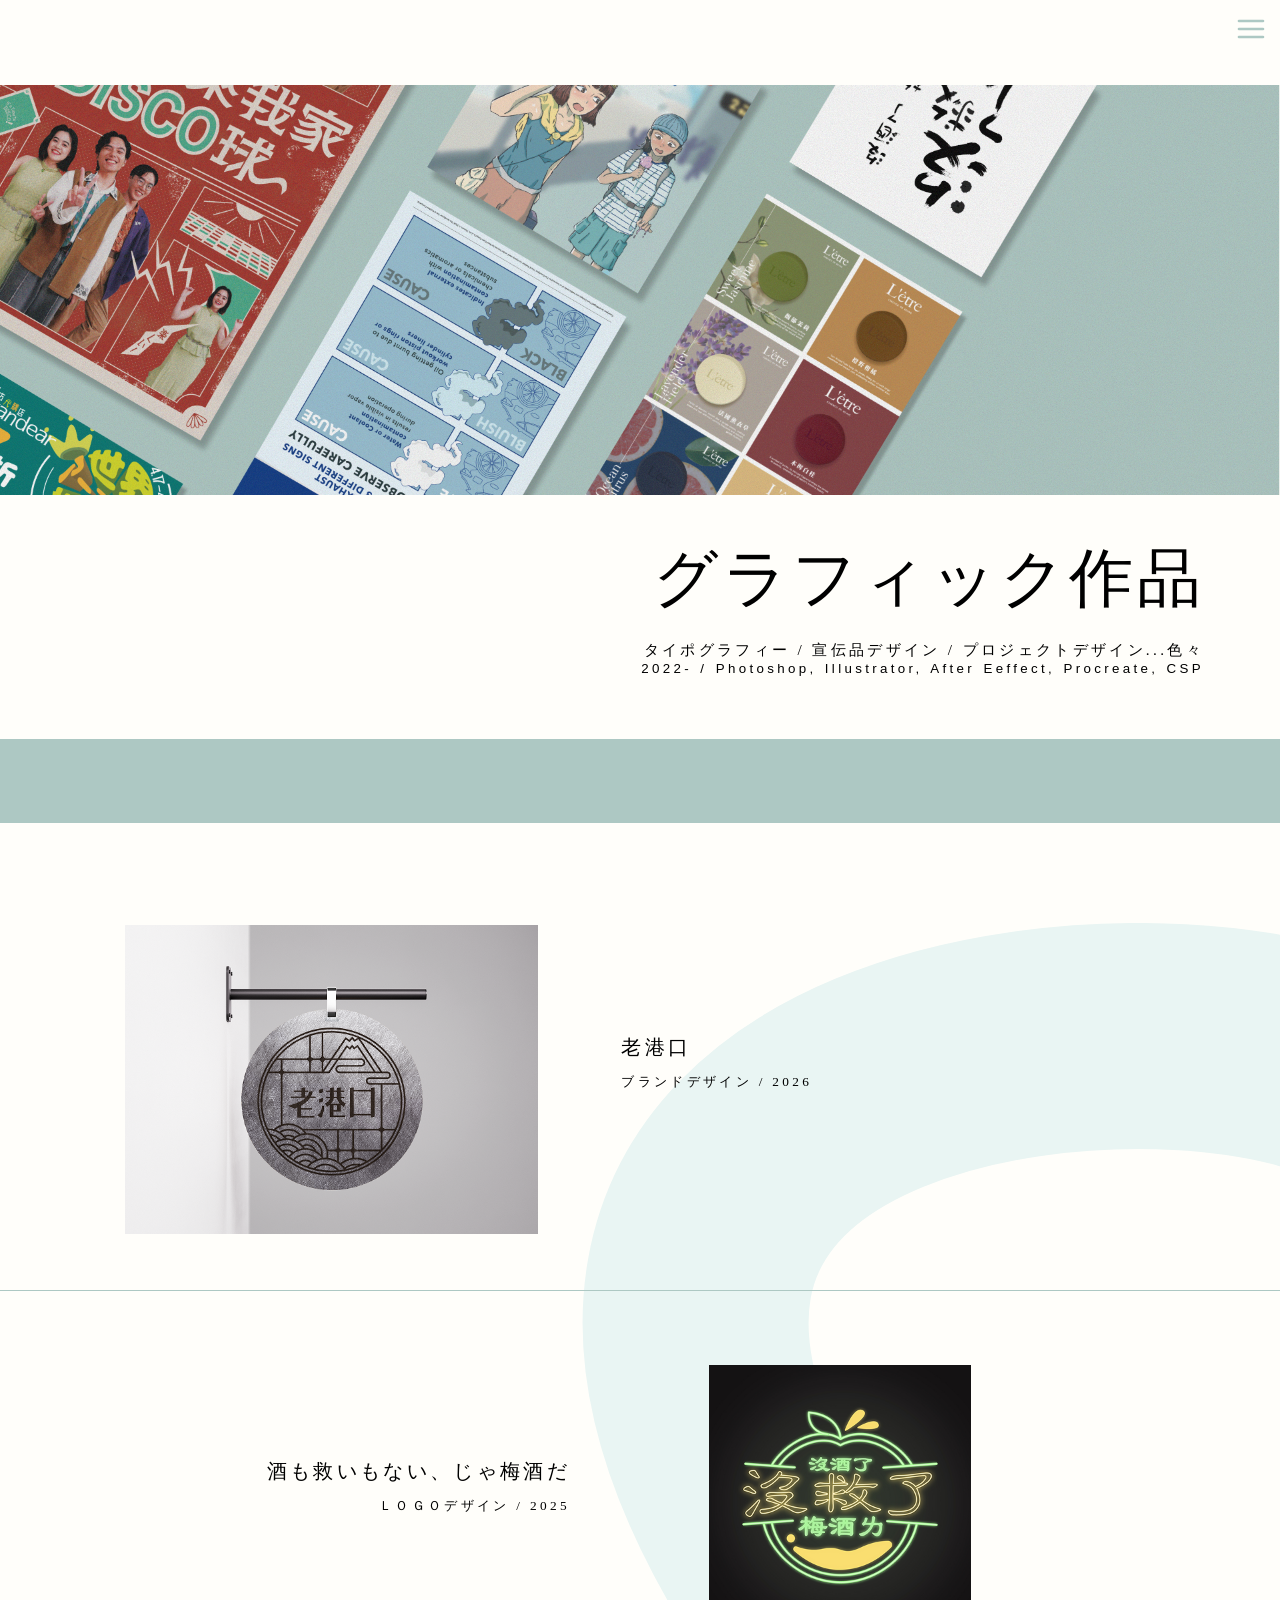
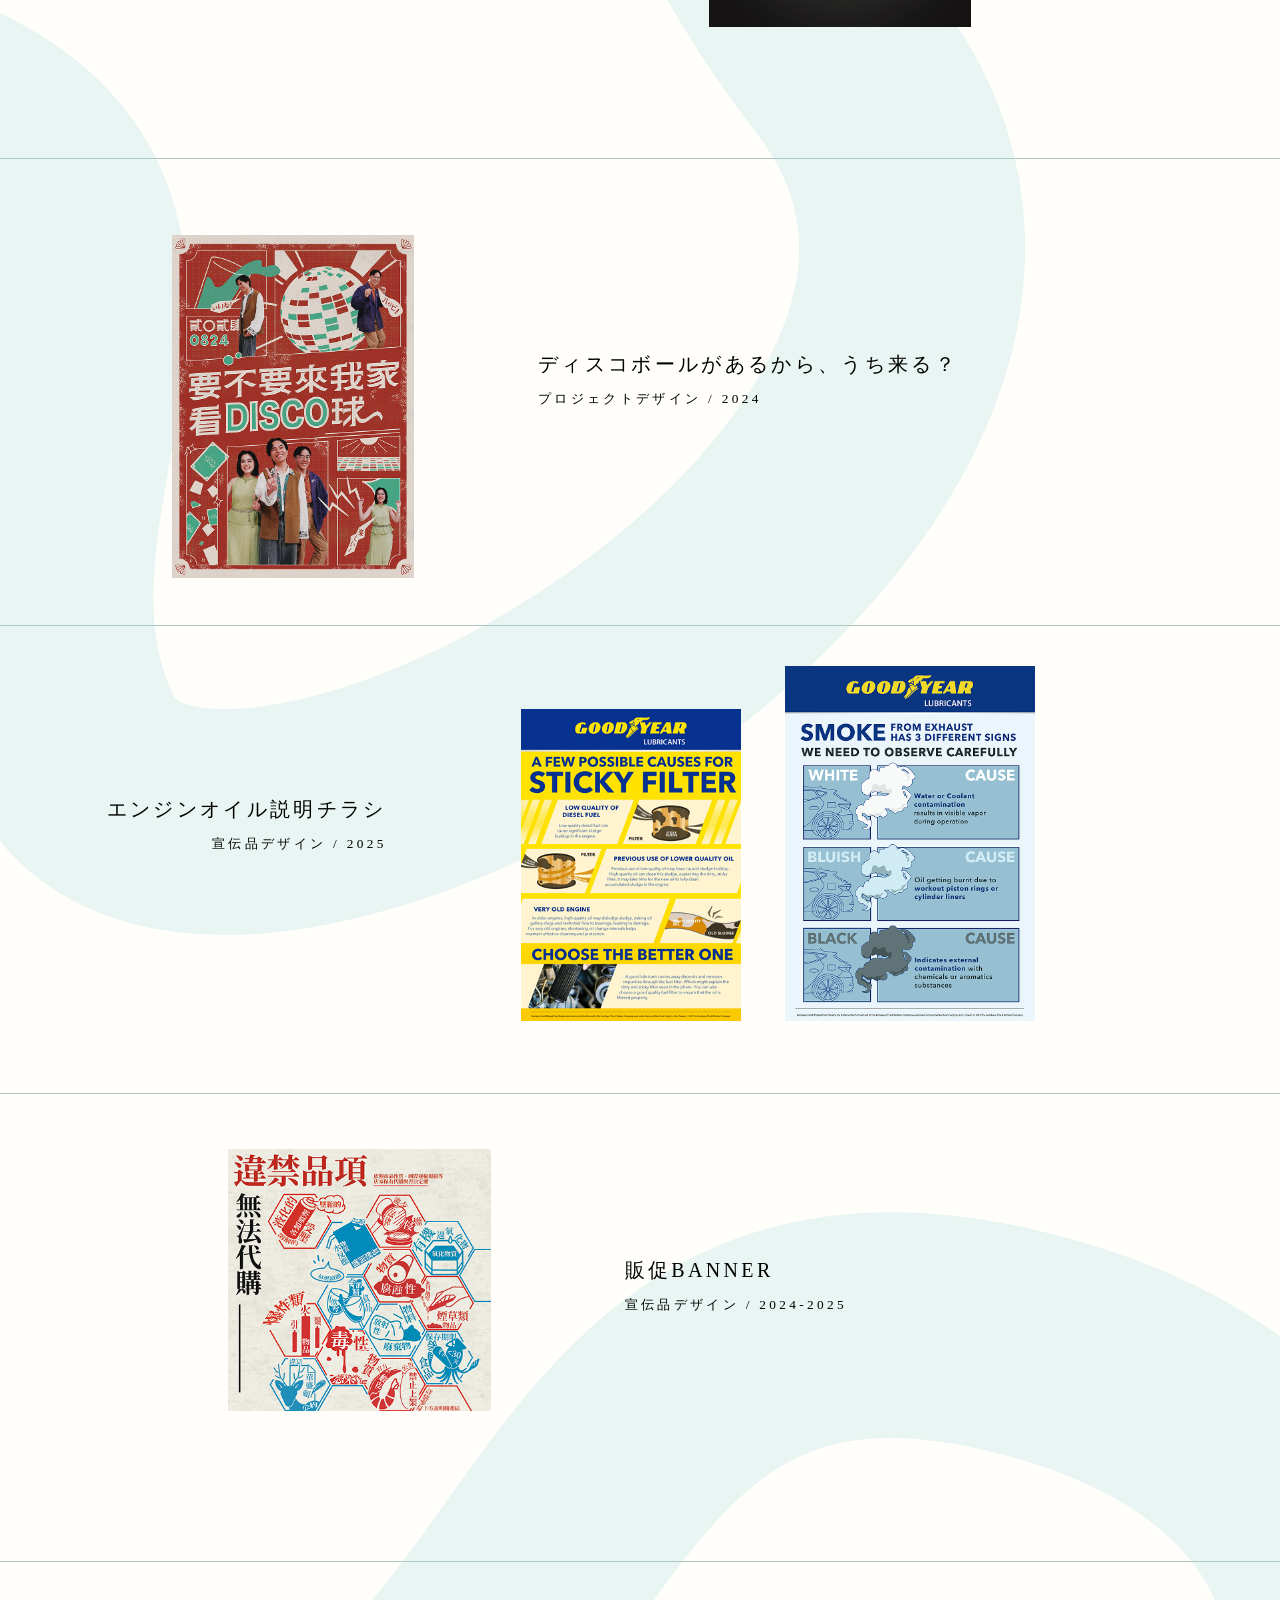
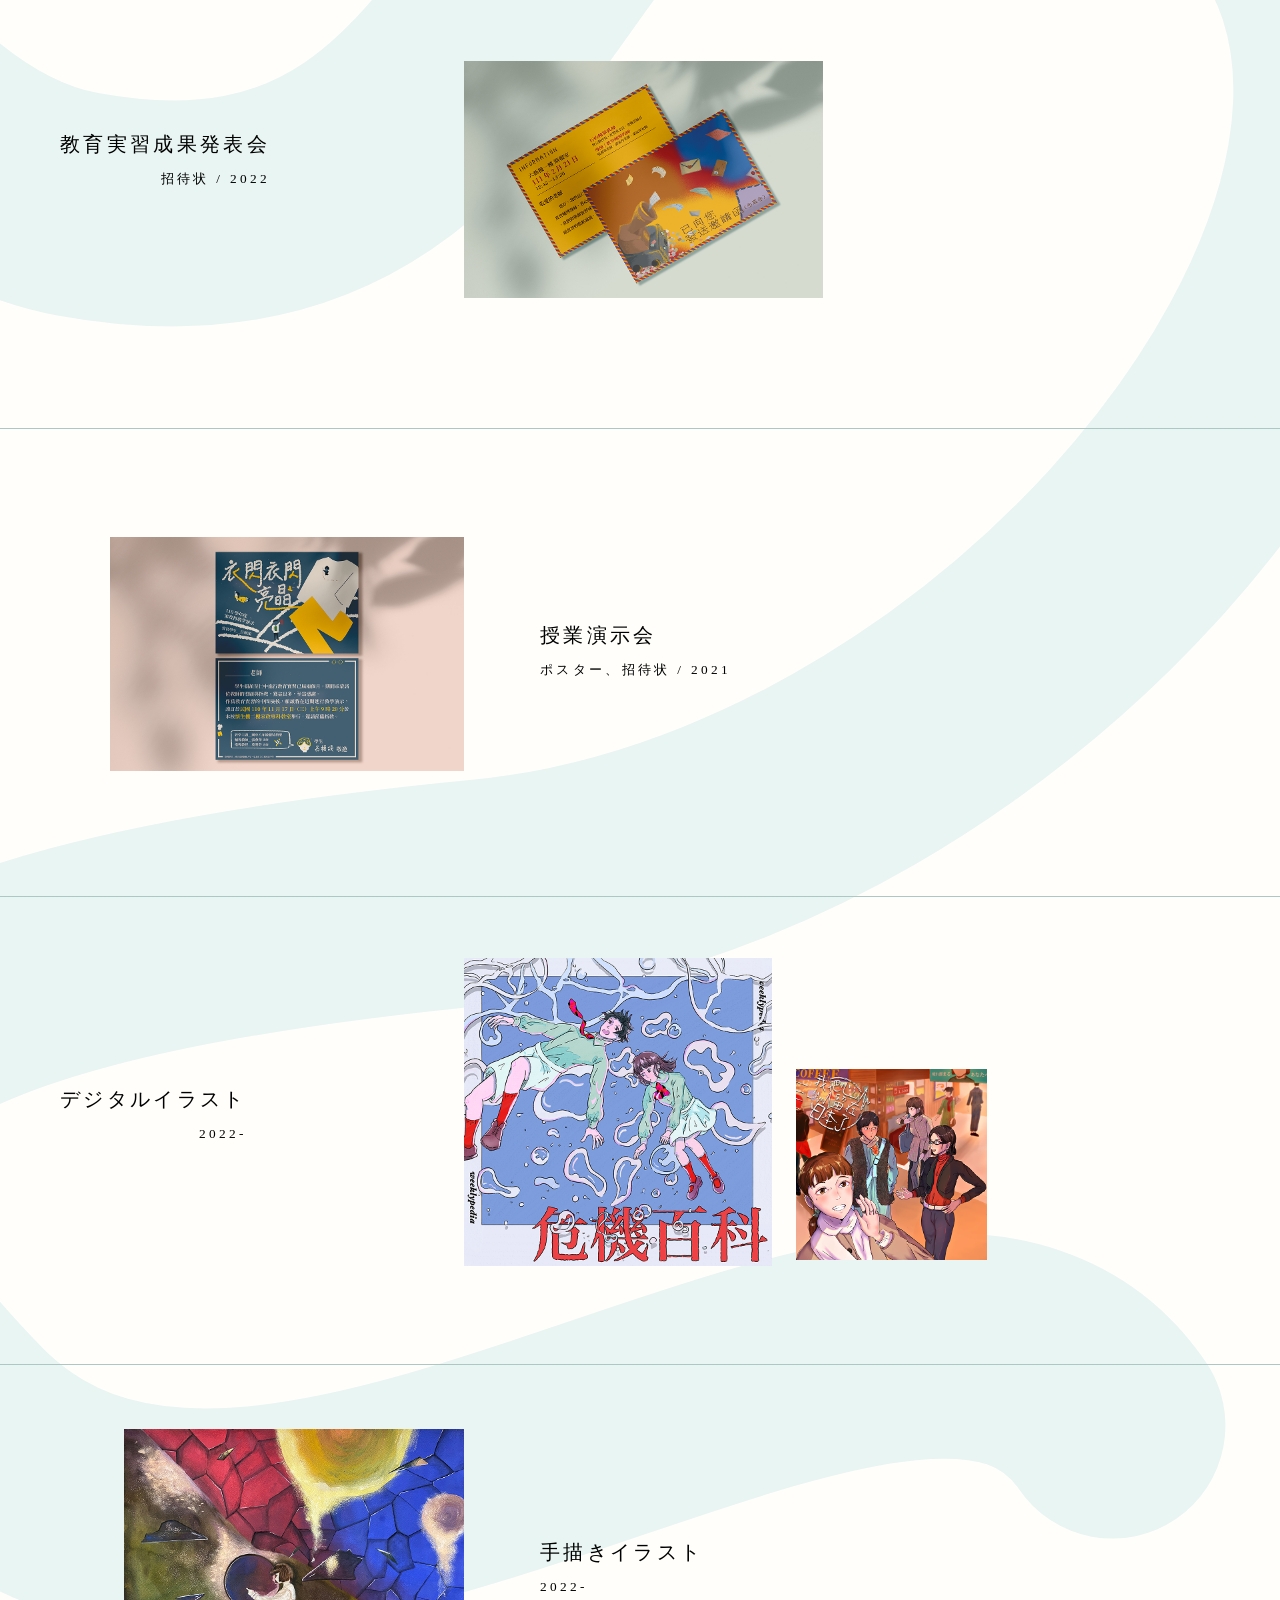
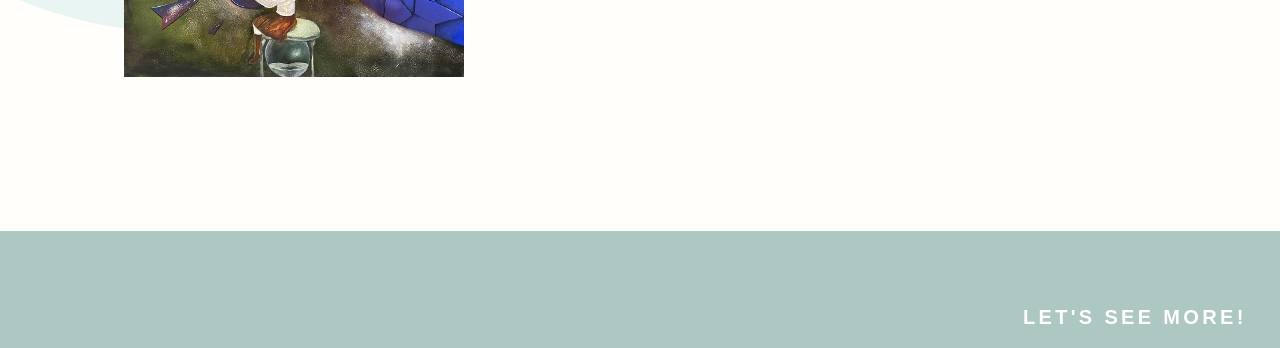
<file: graphics.html>
<!DOCTYPE html>
<html lang="en">
<head>
    <meta charset="UTF-8">
    <meta name="viewport" content="width=device-width, initial-scale=1.0">
    <title>graphics/グラフィック作品</title>
    <link rel="stylesheet" href="reset.css">
    <link rel="stylesheet" href="common.css">
    <link rel="stylesheet" href="graphics.css">
    <script src="common.js" defer></script>
    <link rel="preconnect" href="https://fonts.googleapis.com">
    <link rel="preconnect" href="https://fonts.gstatic.com" crossorigin>
    <link href="https://fonts.googleapis.com/css2?family=Kiwi+Maru:wght@300;400;500&display=swap" rel="stylesheet">
</head>
<body>
    <div class="canvas">
        <svg class="menu" xmlns="http://www.w3.org/2000/svg" width="48" height="48" viewBox="0 0 48 48" fill="none">
                <path d="M6 24H42M6 12H42M6 36H42" stroke-width="4" stroke-linecap="round" stroke-linejoin="round"/>
            </svg><!--menu button-->
                <nav class="side-bar">
            <ul class="side-bar-option">
                <li><a href=#><!--關於我的內容-->
                    <div class="side-about-me" style="flex-direction: column; justify-content: flex-start; align-items: flex-start; display: inline-flex">
                        <p style="font-size:30px; font-family:Helvetica; font-weight: 800; letter-spacing: 1.5px">ABOUT ME</p>
                        <p style="font-size:16px; font-family:Helvetica; font-weight: 600; letter-spacing: 1.6px">LAIについて</p>
                        <img src='./個人用/me_banner 1.png'>
                    </div>
                </a></li>
                <li><a href=#><!--關於我的內容-->
                    <div class="side-slime" style="flex-direction: column; justify-content: flex-start; align-items: flex-start; display: inline-flex">
                        <p style="font-size:30px; font-family:Helvetica; font-weight: 800; letter-spacing: 1.5px">SLIME OF FORTUNE</p>
                        <p style="font-size:16px; font-family:Helvetica; font-weight: 600; letter-spacing: 1.6px">史萊運轉</p>
                        <img src='./個人用/slime_banner 1.png'>
                    </div>
                </a></li>
                <li><a href=#><!--關於我的內容-->
                    <div class="side-ice" style="flex-direction: column; justify-content: flex-start; align-items: flex-start; display: inline-flex">
                        <p style="font-size:30px; font-family:Helvetica; font-weight: 800; letter-spacing: 1.5px">BREAK THE ICEBERG</p>
                        <p style="font-size:16px; font-family:Helvetica; font-weight: 600; letter-spacing: 1.6px">破冰溝溝GO</p>
                        <img src='./個人用/icebreak_banner 1.png'>
                    </div>
                </a></li>
                <li><a href=#><!--關於我的內容-->
                    <div class="side-eraser" style="flex-direction: column; justify-content: flex-start; align-items: flex-start; display: inline-flex">
                        <p style="font-size:28px; font-family:Helvetica; font-weight: 800; letter-spacing: 1.5px">ERASER IN THE HEAD</p>
                        <p style="font-size:16px; font-family:Helvetica; font-weight: 600; letter-spacing: 1.6px">脳内消しゴム</p>
                        <img src='./個人用/eraser_banner 1.png'>
                    </div>
                </a></li>
                <li><a href=#><!--關於我的內容-->
                    <div class="side-toki" style="flex-direction: column; justify-content: flex-start; align-items: flex-start; display: inline-flex">
                        <p style="font-size:30px; font-family:Helvetica; font-weight: 800; letter-spacing: 1.5px">TOKI</p>
                        <p style="font-size:16px; font-family:Helvetica; font-weight: 600; letter-spacing: 1.6px">トキ</p>
                        <img src='./個人用/toki_banner 1.png'>
                    </div>
                </a></li>
                <li><a href=#><!--關於我的內容-->
                    <div class="side-graphic" style="flex-direction: column; justify-content: flex-start; align-items: flex-start; display: inline-flex">
                        <p style="font-size:30px; font-family:Helvetica; font-weight: 800; letter-spacing: 1.5px">FINAL HOMECOMING</p>
                        <p style="font-size:16px; font-family:Helvetica; font-weight: 600; letter-spacing: 1.6px">大新街LAST DANCE</p>
                        <img src='./個人用/lastdance_banner.png'>
                    </div>
                </a></li>
                <li><a href=#><!--關於我的內容-->
                    <div class="side-web" style="flex-direction: column; justify-content: flex-start; align-items: flex-start; display: inline-flex">
                        <p style="font-size:30px; font-family:Helvetica; font-weight: 800; letter-spacing: 1.5px">WEB WORKS</p>
                        <p style="font-size:16px; font-family:Helvetica; font-weight: 600; letter-spacing: 1.6px">WEB作品</p>
                        <img src='./個人用/banner_web.png'>
                    </div>
                </a></li>
                <li><a href=#><!--關於我的內容-->
                    <div class="side-illustration" style="flex-direction: column; justify-content: flex-start; align-items: flex-start; display: inline-flex">
                        <p style="font-size:30px; font-family:Helvetica; font-weight: 800; letter-spacing: 1.5px">GRAPHIC WORKS</p>
                        <p style="font-size:16px; font-family:Helvetica; font-weight: 600; letter-spacing: 1.6px">グラフィック作品</p>
                        <img src='./個人用/graphic_banner 1.png'>
                    </div>
                </a></li>
            </ul>
        </nav>
        <section class="cover">
            <img class="cover-img" src='./graphics/graphic_cover.png'>
            <p class="cover-title">グラフィック作品</p>
            <p class="cover-text01" style="font-size: 23px; font-weight: 400;">タイポグラフィー / 宣伝品デザイン / プロジェクトデザイン...色々</p>
            <p class="cover-text02" style="font-family: Helvetica; font-weight: 400;  word-spacing: 2px;">2022- / Photoshop, Illustrator, After Eeffect, Procreate, CSP</p>
        </section>
        <div style="width:1920px; height:126px; background:#ADC8C3"></div>
        <div class="background">
            <svg xmlns="http://www.w3.org/2000/svg" width="3206" height="5868" viewBox="0 0 3206 5868" fill="none">
                <path d="M2479.66 265.871C2271.66 57.8708 897.434 121.871 1657.43 1113.87C2137.43 1740.4 705.434 2545.87 497.434 2137.87C289.434 1729.87 852 1246.5 55.6634 1113.87C-802.024 971.028 -280.337 3577.87 503.663 3721.87C1287.66 3865.87 1111.66 2838.5 1903.66 3025.87C3000.51 3285.37 2103.66 4657.87 1111.66 4753.87C119.663 4849.87 -136.336 5073.87 327.664 5553.87C791.664 6033.87 1759.66 5121.87 2055.66 5553.87" stroke="#E9F5F3" stroke-width="339" stroke-linecap="round"/>
            </svg>
        </div>
        <section class="works">
            <div class="old-stock">
                <div class="scroll-zoom-frame" style="width: 619px; height: 464px; top:152px; left:188px;"><img src='./graphics/graphic01.png'></div>
                <div class="work-text" style="top:313px; left:932px; text-align: left;">
                    <p>老港口</p>
                    <p>ブランドデザイン / 2026</p>
                </div>
            </div>
            <div class="plum">
                <div class="scroll-zoom-frame" style="width: 393px; height: 393px; top:111px; left:1063px;"><img src='./graphics/graphic02.png'></div>
                <div class="work-text" style="top:247px; left:400px; text-align: right;">
                    <p>酒も救いもない、じゃ梅酒だ</p>
                    <p>ＬＯＧＯデザイン / 2025</p>
                </div>
            </div>
            <div class="disco">
                <div class="scroll-zoom-frame" style="width: 363px; height: 514px; top:115px; left:258px;"><img src='./graphics/graphic03.png'></div>
                <div class="work-text" style="top:286px; left:807px; text-align: left;">
                    <p>ディスコボールがあるから、うち来る？</p>
                    <p>プロジェクトデザイン / 2024</p>
                </div>
            </div>
            <div class="flyer">
                <div class="scroll-zoom-frame" style="width: 376px; height: 532px; top:60px; left:1177px"><img src='./graphics/graphic04.png'></div>
                <div class="scroll-zoom-frame" style="width: 331px; height: 468px; top:124px; left:781px"><img src='./graphics/graphic042.png'></div>
                <div class="work-text" style="top:251px; left:160px; text-align: right;">
                    <p>エンジンオイル説明チラシ</p>
                    <p>宣伝品デザイン / 2025</p>
                </div>
            </div>
            <div class="banner">
                <div class="scroll-zoom-frame" style="width: 394px; height: 394px; top:82px; left:342px"><img src='./graphics/graphic05.png'></div>
                <div class="work-text" style="top:242px; left:937px; text-align: left;">
                    <p>販促BANNER</p>
                    <p>宣伝品デザイン / 2024-2025</p>
                </div>
            </div>
            <div class="machine">
                <div class="scroll-zoom-frame" style="width: 538px; height: 356px; top:149px; left:696px"><img src='./graphics/graphic06.png'></div>
                <div class="work-text" style="top:251px; left:90px; text-align: right;">
                    <p>教育実習成果発表会</p>
                    <p>招待状 / 2022</p>
                </div>
            </div>
            <div class="cloth">
                <div class="scroll-zoom-frame" style="width: 531px; height: 351px; top:162px; left:165px"><img src='./graphics/graphic07.png'></div>
                <div class="work-text" style="top: 286px; left:810px; text-align: left;">
                    <p>授業演示会</p>
                    <p>ポスター、招待状 / 2021</p>
                </div>
            </div>
            <div class="digital">
                <div class="scroll-zoom-frame" style="width: 462px; height: 462px; top:91px; left:696px"><img src='./graphics/graphic08.png'></div>
                <div class="scroll-zoom-frame" style="width: 287px; height: 287px; top:258px; left:1194px"><img src='./graphics/graphic082.png'></div>
                <div class="work-text" style="top:280px; left:90px; text-align: right;">
                    <p>デジタルイラスト</p>
                    <p> 2022-</p>
                </div>
            </div>
            <div class="handmade">
                <div class="scroll-zoom-frame" style="width: 510px; height: 371px; top:97px; left:186px"><img src='./graphics/grahpic09.png'></div>
                <div class="work-text" style="top:258px; left:810px; text-align: left;">
                    <p>手描きイラスト</p>
                    <p>2022-</p>
                </div>
            </div>           
        </section>
        <section class="element">

        </section>
        <a class="footer" href=#><div style="background:#ADC8C3">
            <svg class="line01" xmlns="http://www.w3.org/2000/svg" width="255" height="220" viewBox="0 0 255 220" fill="none">
                    <path d="M6.50012 6.5L248.5 213.5" stroke="#E3BC45" stroke-width="13" stroke-linecap="round"/>
                </svg>
                <svg class=line02 xmlns="http://www.w3.org/2000/svg" width="327" height="281" viewBox="0 0 327 281" fill="none">
                    <path d="M6.50012 6.5L320.5 274.5" stroke="#E3BC45" stroke-width="13" stroke-linecap="round"/>
                </svg>
                <svg class="line03" xmlns="http://www.w3.org/2000/svg" width="257" height="222" viewBox="0 0 257 222" fill="none">
                    <path d="M6.50012 6.5L250.5 215.5" stroke="#E3BC45" stroke-width="13" stroke-linecap="round"/>
                </svg>
                <svg class="line04" xmlns="http://www.w3.org/2000/svg" width="419" height="360" viewBox="0 0 419 360" fill="none">
                    <path d="M6.50012 6.5L412.5 353.5" stroke="#E3BC45" stroke-width="13" stroke-linecap="round"/>
                </svg>
                <svg class="line05" xmlns="http://www.w3.org/2000/svg" width="346" height="298" viewBox="0 0 346 298" fill="none">
                    <path d="M6.50012 6.5L339.5 291.5" stroke="#E3BC45" stroke-width="13" stroke-linecap="round"/>
                </svg>
                <svg class="line06" xmlns="http://www.w3.org/2000/svg" width="249" height="215" viewBox="0 0 249 215" fill="none">
                    <path d="M6.50012 6.5L242.5 208.5" stroke="#E3BC45" stroke-width="13" stroke-linecap="round"/>
                </svg>
                <svg class="line07" xmlns="http://www.w3.org/2000/svg" width="159" height="138" viewBox="0 0 159 138" fill="none">
                    <path d="M6.50012 6.5L152.5 131.5" stroke="#E3BC45" stroke-width="13" stroke-linecap="round"/>
                </svg>
                <svg class="line08" xmlns="http://www.w3.org/2000/svg" width="198" height="171" viewBox="0 0 198 171" fill="none">
                    <path d="M6.50012 6.5L191.5 164.5" stroke="#E3BC45" stroke-width="13" stroke-linecap="round"/>
                </svg>
                <svg class="line09" xmlns="http://www.w3.org/2000/svg" width="370" height="318" viewBox="0 0 370 318" fill="none">
                    <path d="M6.50012 6.5L363.5 311.5" stroke="#E3BC45" stroke-width="13" stroke-linecap="round"/>
                </svg>
                <svg class="line10" xmlns="http://www.w3.org/2000/svg" width="268" height="231" viewBox="0 0 268 231" fill="none">
                    <path d="M6.50012 6.5L261.5 224.5" stroke="#E3BC45" stroke-width="13" stroke-linecap="round"/>
                </svg>
                <svg class="line11" xmlns="http://www.w3.org/2000/svg" width="419" height="274" viewBox="0 0 419 274" fill="none">
                    <path d="M6.50012 6.5L412.5 353.5" stroke="#E3BC45" stroke-width="13" stroke-linecap="round"/>
                </svg>
                <svg class="line12" xmlns="http://www.w3.org/2000/svg" width="255" height="220" viewBox="0 0 255 220" fill="none">
                    <path d="M6.50012 6.5L248.5 213.5" stroke="#E3BC45" stroke-width="13" stroke-linecap="round"/>
                </svg>
            <p style="font-family: Helvetica;">LET'S SEE MORE!</p>
        </div></a>
    </div>
</body>
</html>
</file>
<file: index.css>
/* ===== 共用 / 版面 canvas ===== */
.canvas {
    position: fixed;
    top: 0;
    left: 0;
    width: 1920px;
    height: 1080px;
    transform-origin: top left;
    background-color: #fffefa;
}
.canvas::after {
    content: '';
    position: fixed;
    inset: 0;
    pointer-events: none;   /* 不要擋住底下元素的點擊 */
    z-index: 300;          /* 蓋在最上層，但比選單(9999)低 */
    filter: url(#grain);
    opacity: 0.3;          /* 顆粒感的濃淡，數字愈小愈不明顯 */
    mix-blend-mode: multiply;
}
.menu {
    position: fixed;
    stroke:#E3BC45;
    top: 20px;    /* 距離畫面頂端 20px */
    right: 20px;  /* 距離畫面右側 20px */
    z-index: 9999; /* 確保顯示在其他元素上方 */
}
.menu.active {
    stroke:#fff;
}
.me-happy {
    position: fixed;
    top: 60%;
    left: 50%;
    transform: translate(-50%, -40%);
    z-index: 5000;
    pointer-events: none
}

p {
    line-height: 1.3; font-family: "kiwi maru"
}
/* ===== 側邊選單 ===== */
.side-bar {
    position: fixed;
    width:492px;
    height:1080px;
    overflow-y: auto;
    background:#E3BC45;
    right:-492px;
    z-index:9997;
    visibility:hidden;
    transition: right 0.3s ease, visibility 0s linear 0.3s;
}
.side-bar p {
    color:#fff;
    z-index:9998;
    white-space: nowrap;
}
.side-bar img {
    width:374px;
    padding-top:10px;
    opacity:0;
    transition:0.3s ease;
}

.side-bar.open {
    right:0;
    visibility:visible;
    transition:right 0.3s ease, visibility 0s linear 0s;
}
.side-bar-option {
    display:flex;
    flex-direction:column;
    padding-top:132px;
    padding-left:68px;
    gap:29px;
}

.side-item {
    width: 328px;
    height: 66px;
    transition: 0.3s ease;
}

.side-item:hover {
    width:374px;
    height:146px;
    padding:10px;
    background-color:#fff;
    transform:translate(0,-10px)
}

.side-item:hover p {
    color:#E3BC45;
}

.side-item:hover img {
    opacity:1;
}
.language {
    position:absolute;
    bottom: 40px;
    left:60px;
    display: flex;
}
.lang-btn {
    background:none; 
    border:none; padding-left:10px; padding-right: 10px; margin:0; 
    font:inherit; 
    cursor:pointer; 
    appearance:none; 
    -webkit-appearance:none;
    font-size: 16px;
    color:#fff;
    opacity: 0.5;
}
.lang-btn.active {
    opacity: 1;
}

.lang-btn + .lang-btn {
    border-left: 1px solid #fff;
}

/* ===== scroll ===== */
.scroll-animation {
    position: relative;
    width: 1920px;
    height:1080px;
    transition: 0.3s ease;
}
.text-card p {
    font-size: 26px;
    font-weight: 600;
    white-space: nowrap;
}
.greeting {
    font-family: helvetica;
    font-weight: 900;
    font-size: 250px;
    position: absolute;
    color:#E3BC45;
    white-space: nowrap;
}
.horizontal-track-front {
    z-index: 501;
}
.horizontal-track-back {
    z-index: 498;
}

.scroll-animation div, .scroll-animation img {
    position: absolute;
}
.scroll-animation div {
    background:#E3BC45;
    padding-left: 20px;
    padding-right: 20px;
}
.scroll-animation.disappear {
    opacity: 0;
}

@keyframes scroll-line-in {
    from{transform:translate(-1750px,-1500px)}
    to{transform: translate(0,0);}
}

.scroll-background svg{
    position: absolute;
    animation-name: scroll-line-in;
    animation-timing-function: ease;
    animation-iteration-count: infinite;
}
.s01{top:1691px;left:1876px; animation-duration: 5s;}
.s02{top:1500px;left:1850px; animation-duration: 9s;}
.s03{top:1183px;left:1726px; animation-duration: 15s;}
.s04{top:1559px;left:2151px; animation-duration: 5s;}
.s05{top:1243px;left:1977px; animation-duration: 7s;}
.s06{top:1080px;left:2005px; animation-duration: 15s;}
.s07{top:1216px;left:2308px; animation-duration: 9s;}
.s08{top:1243px;left:2570px; animation-duration: 7s;}
.s09{top:1080px;left:2570px; animation-duration: 10s;}

/* ===== 背景paint ===== */
.paint {
    position: fixed;
    top: 50%;
    left: 50%;
    width: 1920px;   /* 你 Figma 畫布的寬 */
    height: 1080px;   /* 你 Figma 畫布的高 */
    transform: translate(-50%, -50%);
    z-index: 4999;
}

.biggest-paint {
    position: absolute;
    top: 38px;      /* ← 換成 Figma 上這個 svg 相對畫布左上角的實際 y */
    left: 179.81px;     /* ← 換成 Figma 上這個 svg 相對畫布左上角的實際 x */
}
.paint-01 {
    position: absolute;
    top:750px;
    left:1350px;
}

.paint-02 {
    position: absolute;
    top:148.65px;
    left:1684.27px;
}

.paint-03 {
    position: absolute;
    top:107.51px;
    left:1548.99px;
}

.paint-04 {
    position: absolute;
    top:264px;
    left:0px;
}

.background-text {
  position: fixed;
    z-index: 5000; 
    top: 0;
    left: 0;
    width: 100%;
    height: 100%;
}
.background-text span {
    position: absolute;
    color: white;
    font-style: italic;
    font-weight: 900;
    font-size: 255px;
    white-space: nowrap; /* 避免文字自己換行 */
}

.lai {
    top: 381px;    /* ← 換成 Figma Inspect 給的實際 y */
    left: 393px;  /* ← 換成 Figma Inspect 給的實際 x */
    transform: rotate(-5deg);
    transform-origin: top left;
}

.chieh {
    top: 628px;   /* ← 換成 Figma Inspect 給的實際 y */
    left: 213px;   /* ← 換成 Figma Inspect 給的實際 x */
    transform: rotate(-5deg);
    transform-origin: top left;
}

.lu {
    top: 468px;    /* ← 換成 Figma Inspect 給的實際 y */
    left: 1242px; /* ← 換成 Figma Inspect 給的實際 x */
    transform: rotate(-5deg);
    transform-origin: top left;
}

/* ===== 作品選單 main-menu ===== */
.menu-background {
    position: fixed;
    top: 50%;
    left: 50%;
    width: 1920px;   /* 你 Figma 畫布的寬 */
    height: 1080px;   /* 你 Figma 畫布的高 */
    transform: translate(-50%, -50%);
    z-index: 4998;
}

.menu-background svg {
    position: absolute;
}

.menu-background path {
    transition: stroke 0.5s ease;
}

.line01 { top: 141px; left: 1293px;}
.line02 { top: 454px; left: 1536px;}
.line03 { top: 88px; left: 996px;}
.line04 { top: 204px; left: 906px;}
.line05 { top: 64px; left: 535px;}
.line06 { top: 517px; left: 1092px;}
.line07 { top: 348px; left: 660px;}
.line08 { top: 508px; left: 701px;}
.line09 { top: 458px; left: 455px;}
.line10 { top: 448px; left: 282px;}
.line11 { top: 739px; left: 677px;}
.line12 { top: 739px; left: 392px;}

.menu-option {
    position: fixed;
    top: 50%;
    left: 50%;
    width: 1920px;   /*  Figma 畫布的寬 */
    height: 1080px;   /*  Figma 畫布的高 */
    transform: translate(-50%, -50%);
    z-index: 5001;
}

.menu-option a {
    position: absolute;
    transition:transform 0.3s ease;
}

.menu-option div {
    position: absolute;
}
/* ===== toki ===== */
.menu-toki {
    top:150px;
    left:141px;
}

.menu-toki:hover {
    transform:scale(1.2);
}

.menu-background.highlight01 path{
    stroke: #529D7F;
}

.menu-toki-title {
    top:134PX;
    left:99PX;
    opacity:0;
    transition:opacity 0.8s ease 0.1s/* 最後指延遲時間 */
}

.menu-toki-text {
    top:230PX;
    left:331PX;
    opacity:0;
    transition:opacity 0.8s ease 0.1s/* 最後指延遲時間 */
}

.menu-toki:hover ~ .menu-toki-title, 
.menu-toki:hover ~ .menu-toki-text {
    opacity: 1
}
/* ===== web ===== */
.menu-web {
    top:344px;
    left:440px;
}
.menu-web:hover {
    transform:scale(1.2);
}

.menu-background.highlight02 path{
    stroke: #C93AA1;
}

.menu-web-title {
    top:458PX;
    left:322PX;
    opacity:0;
    transition:opacity 0.8s ease 0.1s/* 最後指延遲時間 */
}

.menu-web-text {
    top:269PX;
    left:492PX;
    opacity:0;
    transition:opacity 0.8s ease 0.1s/* 最後指延遲時間 */
}

.menu-web:hover ~ .menu-web-title, 
.menu-web:hover ~ .menu-web-text {
    opacity: 1
}
/* ===== ice ===== */
.menu-ice {
    top:583px;
    left:141px;
}
.menu-ice:hover {
    transform:scale(1.2);
}

.menu-background.highlight03 path{
    stroke: #586796;
}

.menu-ice-title {
    top:563PX;
    left:402PX;
    opacity:0;
    transition:opacity 0.8s ease 0.1s/* 最後指延遲時間 */
}

.menu-ice-text {
    top:610PX;
    left:423PX;
    opacity:0;
    transition:opacity 0.8s ease 0.1s/* 最後指延遲時間 */
}

.menu-ice:hover ~ .menu-ice-title, 
.menu-ice:hover ~ .menu-ice-text {
    opacity: 1
}
/* ===== slime ===== */
.menu-slime {
    top:767px;
    left:440px;
}
.menu-slime:hover {
    transform:scale(1.2);
}

.menu-background.highlight04 path{
    stroke: #B94342;
}

.menu-slime-title {
    top:891PX;
    left:217PX;
    opacity:0;
    transition:opacity 0.8s ease 0.1s/* 最後指延遲時間 */
}

.menu-slime-text {
    top:938PX;
    left:268PX;
    opacity:0;
    transition:opacity 0.8s ease 0.1s/* 最後指延遲時間 */
}

.menu-slime:hover ~ .menu-slime-title, 
.menu-slime:hover ~ .menu-slime-text {
    opacity: 1
}
/* ===== eraser ===== */
.menu-eraser {
    top:186px;
    left:1381px;
}
.menu-eraser:hover {
    transform:scale(1.2);
}

.menu-background.highlight05 path{
    stroke: #888888;
}

.menu-eraser-title {
    top:323PX;
    left:1471PX;
    opacity:0;
    transition:opacity 0.8s ease 0.1s/* 最後指延遲時間 */
}

.menu-eraser-text {
    top:370PX;
    left:1562PX;
    opacity:0;
    transition:opacity 0.8s ease 0.1s/* 最後指延遲時間 */
}

.menu-eraser:hover ~ .menu-eraser-title, 
.menu-eraser:hover ~ .menu-eraser-text {
    opacity: 1
}
/* ===== illustration ===== */
.menu-illustration {
    top:479px;
    left:1614px;
}
.menu-illustration:hover {
    transform:scale(1.2);
}

.menu-background.highlight06 path{
    stroke: #ADC8C3;
}

.menu-illustration-title {
    top:418PX;
    left:1406PX;
    opacity:0;
    transition:opacity 0.8s ease 0.1s/* 最後指延遲時間 */
}

.menu-illustration-text {
    top:463PX;
    left:1327PX;
    opacity:0;
    transition:opacity 0.8s ease 0.1s/* 最後指延遲時間 */
}

.menu-illustration:hover ~ .menu-illustration-title, 
.menu-illustration:hover ~ .menu-illustration-text {
    opacity: 1
}
/* ===== graphic ===== */
.menu-graphic {
    top:766px;
    left:1431px;
}
.menu-graphic:hover {
    transform:scale(1.2);
}

.menu-background.highlight07 path{
    stroke: #919A5C;
}

.menu-graphic-title {
    top:693PX;
    left:1256PX;
    opacity:0;
    transition:opacity 0.8s ease 0.1s/* 最後指延遲時間 */
}

.menu-graphic-text {
    top:913PX;
    left:1530PX;
    opacity:0;
    transition:opacity 0.8s ease 0.1s/* 最後指延遲時間 */
}

.menu-graphic:hover ~ .menu-graphic-title, 
.menu-graphic:hover ~ .menu-graphic-text {
    opacity: 1
}
/* ===== about me===== */
.menu-aboutme-fake {
    top: 285px;
    left: 900px;
    z-index: 5002;
    opacity:0
}
.menu-aboutme-title span {
    position: absolute;
    color: white;
    font-style: italic;
    font-weight: 900;
    font-size: 255px;
    white-space: nowrap; 
    opacity:0;
    transition:0.3s ease;
    z-index:5001;
}
.about {
    top:597px;
    left:250px;
    transform: rotate(-5deg);
    transform-origin: top left;
}
.me {
    top:530px;
    left:1044px;
    transform: rotate(-5deg);
    transform-origin: top left;
}
.menu-aboutme-text {
    position:absolute;
    top: 225px;
    left: 1168px;
    opacity:0;
    transition: 0.1s ease
}
.main-menu:has(.menu-aboutme-fake:hover) .menu-aboutme-title span,
.main-menu:has(.menu-aboutme-fake:hover) .menu-aboutme-text {
    opacity:1;
    transition-delay: 0.5s;
}
.main-menu:has(.menu-aboutme-fake:hover) .menu-background {
    opacity:0;
    transition-delay: 0.5s;
}
.main-menu:has(.menu-aboutme-fake:hover) .menu-option img {
    opacity:0;
    pointer-events:none;
    transition-delay: 0.5s;
}
.canvas:has(.menu-aboutme-fake:hover) .paint.fade-out {
    opacity:1;
    transform:translate(-50%,-50%) scale(1);
    transition:opacity 0.1s ease, transform 0.5s cubic-bezier(0.34, 1.56, 0.64, 1);
    transition-delay: 0.5s;
}

/* ===== guide ===== */
.menu-guide {
    position: absolute;
    top:88px;
    left:481px;
    z-index: 4999;
    transition: opacity 0.8s ease 0.1s
}
.main-menu:has(.menu-option img:hover) .menu-guide {
    opacity:0
}
.main-menu:has(.menu-aboutme-fake:hover) .menu-guide {
    opacity:0
}
/* ===== 開場動畫 scroll-finish ===== */
.scroll-finish {
    opacity: 0;
    pointer-events: none;
    transition: opacity 0.15s ease;
}
.scroll-finish.reveal {
    opacity: 1;
    pointer-events: auto;
}

.paint,
.background-text {
    opacity:1;
    transition: opacity 1s ease;
}

.paint.fade-out,
.background-text.fade-out {
    opacity: 0;
    pointer-events: none;
    transform:translate(-50%,-50%) scale(0.8);
}

.menu-background,
.menu-option {
    opacity: 0;
    transform: translate(-50%, -50%) translate(-1920px, -1080px);
    transition: transform 1s ease, opacity 0.1s ease;
    pointer-events: none;
}


.menu-background.in-view,
.menu-option.in-view {
    opacity: 1;
    transform: translate(-50%, -50%);
    transition: transform 1.5s cubic-bezier(0.34, 1.56, 0.64, 1), opacity 0.1s ease;
    pointer-events: auto;
}

.menu-guide {
    opacity: 0;
    transition: opacity 0.3s ease;
    pointer-events: none;
}

.menu-guide.fade-in {
    opacity: 1;
}

/* ===== 跳過動畫 ===== */
.no-transition, .no-transition * {
    transition: none !important;
    animation: none !important;
}
</file>
<file: common.css>
/* ===== 共用 / 版面 canvas ===== */
.canvas {
    position: relative;
    top: 0;
    left: 0;
    width: 1920px;
    transform-origin: top left;
    overflow: hidden;
    background-color: #fffefa;
}
.menu {
    position: fixed;
    top: 20px;    /* 距離畫面頂端 20px */
    right: 20px;  /* 距離畫面右側 20px */
    z-index: 9999; /* 確保顯示在其他元素上方 */
}
.menu.active {
    stroke:#fff;
}
p {
    line-height: 1.5;
    color:#000; font-size:20px; font-family: "Chiron GoRound TC";letter-spacing: 5px; font-weight: 500;
}

.contain-head {
    font-size: 32px; font-weight: 500; align-self: flex-start;
    display: inline-block; padding-bottom:5px ;padding-left: 150px;
    margin-bottom: 15px;margin-top: 100px;
}
/* ===== loder ===== */

.page-loader {
    inset: 0;
    position:fixed;
    z-index:9999;
    top:0;
    left:0;
    transition: 0.3s ease;
    display: flex;
    align-items: center;
    justify-content: center;
}
.page-loader p{
    color: #fff;
    font-size: 32px;
    font-weight: 400;
}

@keyframes thin-line-in {
    0%{ opacity: 0.4; transform: translate(0,0);}
    50%{ opacity: 1; transform: translate(20px,20px);}
    100%{ opacity: 0.4; transform: translate(0,0);}
}

.load svg {
    animation: thin-line-in 1.2s ease-in-out infinite;
}

@keyframes loadfinish {
    from{transform: translateX(-100%) translateY(-100%); opacity: 1;}
    to{transform: translateX(0) translateY(0);opacity: 1;}
}
.trans svg {
    opacity: 0;
}
.page-loader.wipe .trans svg{
    animation: loadfinish 0.6s ease-out forwards;
}
.page-loader.hide {
    opacity: 0;
    z-index:0;
    pointer-events: none;
}

.load svg, .trans svg{
    position: absolute;
}
.t01 { top: 349px; left: 1971px;}
.t02 { top: 662px; left: 2214px;}
.t03 { top: 296px; left: 1674px;}
.t04 { top: 412px; left: 1584px;}
.t05 { top: 272px; left: 1213px;}
.t06 { top: 725px; left: 1770px;}
.t07 { top: 556px; left: 1338px;}
.t08 { top: 716px; left: 1379px;}
.t09 { top: 666px; left: 1133px;}
.t10 { top: 656px; left: 960px;}
.t11 { top: 947px; left: 1355px;}
.t12 { top: 947px; left: 1070px;}

.tb01 { top: -1258px; left: 435px; }
.tb02 { top: -1046px; left: 223px; }
.tb03 { top: -834px;  left: 11px;  }
.tb04 { top: -622px;  left: -202px;}
.tb05 { top: -409px;  left: -414px;}
.tb06 { top: -197px;  left: -626px;}
.tb07 { top: 15px;    left: -838px;}


/* ===== 側邊選單 ===== */
.side-bar {
    position: fixed;
    width:492px;
    height:1080px;
    right:-492px;
    z-index:9997;
    visibility: hidden;
    transition: right 0.3s ease, visibility 0s linear 0.3s;
}
.side-bar p {
    color:#fff;
    z-index:9998;
    white-space: nowrap;
}
.side-bar img {
    width:374px;
    padding-top:10px;
    opacity:0;
    transition:0.3s ease;
}

.side-bar.open {
    right:0;
    visibility: visible;
    transition:right 0.3s ease, visibility 0s linear 0s;
}
.side-bar-option {
    display:flex;
    flex-direction:column;
    padding-top:132px;
    padding-left:68px;
    gap:29px;
}

.side-item {
    width: 328px;
    height: 66px;
    transition: 0.3s ease;
}

.side-item:hover {
    width:374px;
    height:146px;
    padding:10px;
    background-color:#fff;
    transform:translate(0,-10px)
}

.side-item:hover img {
    opacity:1;
}

.language {
    position:absolute;
    bottom: 40px;
    left:60px;
    display: flex;
}
.lang-btn {
    background:none; 
    border:none; padding-left:10px; padding-right: 10px; margin:0; 
    font:inherit; 
    cursor:pointer; 
    appearance:none; 
    -webkit-appearance:none;
    font-size: 16px;
    color:#fff;
    opacity: 0.5;
}
.lang-btn.active {
    opacity: 1;
}

.lang-btn + .lang-btn {
    border-left: 1px solid #fff;
}

/* ===== scroll img ===== */
.scroll-zoom-frame {
    overflow: hidden;
}
.scroll-zoom-frame img {
    width: 100%;
    height: 100%;
    object-fit: cover;
    transform: scale(1.25);
    transition: transform 5s ease;
}
.scroll-zoom-frame img.in-view {
    transform: scale(1);
}
/* ===== footer ===== */
.footer div{
    position:relative;
    overflow: hidden;
    width:1920px;
    height:174px;
    transition: 0.3s ease;
}
.line01 { top: 349px; left: 1971px;}
.line02 { top: 662px; left: 2214px;}
.line03 { top: 296px; left: 1674px;}
.line04 { top: 412px; left: 1584px;}
.line05 { top: 272px; left: 1213px;}
.line06 { top: 725px; left: 1770px;}
.line07 { top: 556px; left: 1338px;}
.line08 { top: 716px; left: 1379px;}
.line09 { top: 666px; left: 1133px;}
.line10 { top: 656px; left: 960px;}
.line11 { top: 947px; left: 1355px;}
.line12 { top: 947px; left: 1070px;}
.footer p {
    font-size: 30px;
    word-spacing: 2;
    font-weight: 900;
    color: #fff;
    position: absolute;
    bottom: 25px;
    right: 50px;
    transition: 0.3s ease;
}
.footer svg {
    position: absolute;
    transform: translate(-1750px,-1500px);
}
@keyframes footer-line-in {
    from{transform:translate(-1750px,-1500px)}
    to{transform: translate(0,0);}
}

.footer:hover svg {
    animation: footer-line-in 1.5s ease infinite;
}

.footer:hover .line02 {animation-delay: 0.2s;}
.footer:hover .line03 {animation-delay: 0.5s;}
.footer:hover .line04 {animation-delay: 0.8s;}
.footer:hover .line05 {animation-delay: 0.4s;}
.footer:hover .line06 {animation-delay: 0.55s;}
.footer:hover .line07 {animation-delay: 0.3s;}
.footer:hover .line08 {animation-delay: 0.3s;}
.footer:hover .line09 {animation-delay: 0.2s;}
.footer:hover .line10 {animation-delay: 0.7s;}
.footer:hover .line11 {animation-delay: 0.4s;}
.footer:hover .line12 {animation-delay: 0.6s;}

.footer:hover div {
    height:200px;
    margin-top: -26px;
}
.footer:hover p {
    font-size: 36px;
}
.footer path {
    stroke:#fff
}
</file>
<file: graphics.css>
/* ===== 側邊選單:對應改色 ===== */
.menu {
    stroke:#ADC8C3;
}
.side-bar {
  background:#ADC8C3;
}
.side-bar div:hover p {
    color:#ADC8C3;
}
/* ===== 標題底線顏色 ===== */
.contain-head {
    border-bottom: 5px solid #ADC8C3;
}

/* ===== cover ===== */
.cover {
    position:relative;
    width:1920px;
    height:1109px;
}

.cover-img {
    position:absolute;
    top:128px;
}
.cover-title {
    font-size: 96px;
    position: absolute;
    top:820px;
    right:114px;
    line-height: 1;
}
.cover-text01{
    position:absolute;
    top:959px;
    right:114px;
    padding-bottom: 20px;
}
.cover-text02 {
    position: absolute;
    top: 989px;
    right: 114px;
}

/* =====background===== */
.background {
    position: absolute;
    top:1385px;
    left:-387px;
}

/* =====works===== */
.works {
    display: flex;
    flex-direction: column;
}
.works > div {
    width:1920px;
    height:600px;
    padding:50px 0 50px 0;
    border-bottom: 2px solid #ADC8C3;
    position: relative;
}
.work-text {
    display: flex;
    flex-direction: column;
    gap:15px;
    position:absolute;
}
.work-text p:nth-child(1){
    font-size: 30px;
}
.scroll-zoom-frame {
    position: absolute;
}


/* ===== element===== */
</file>
